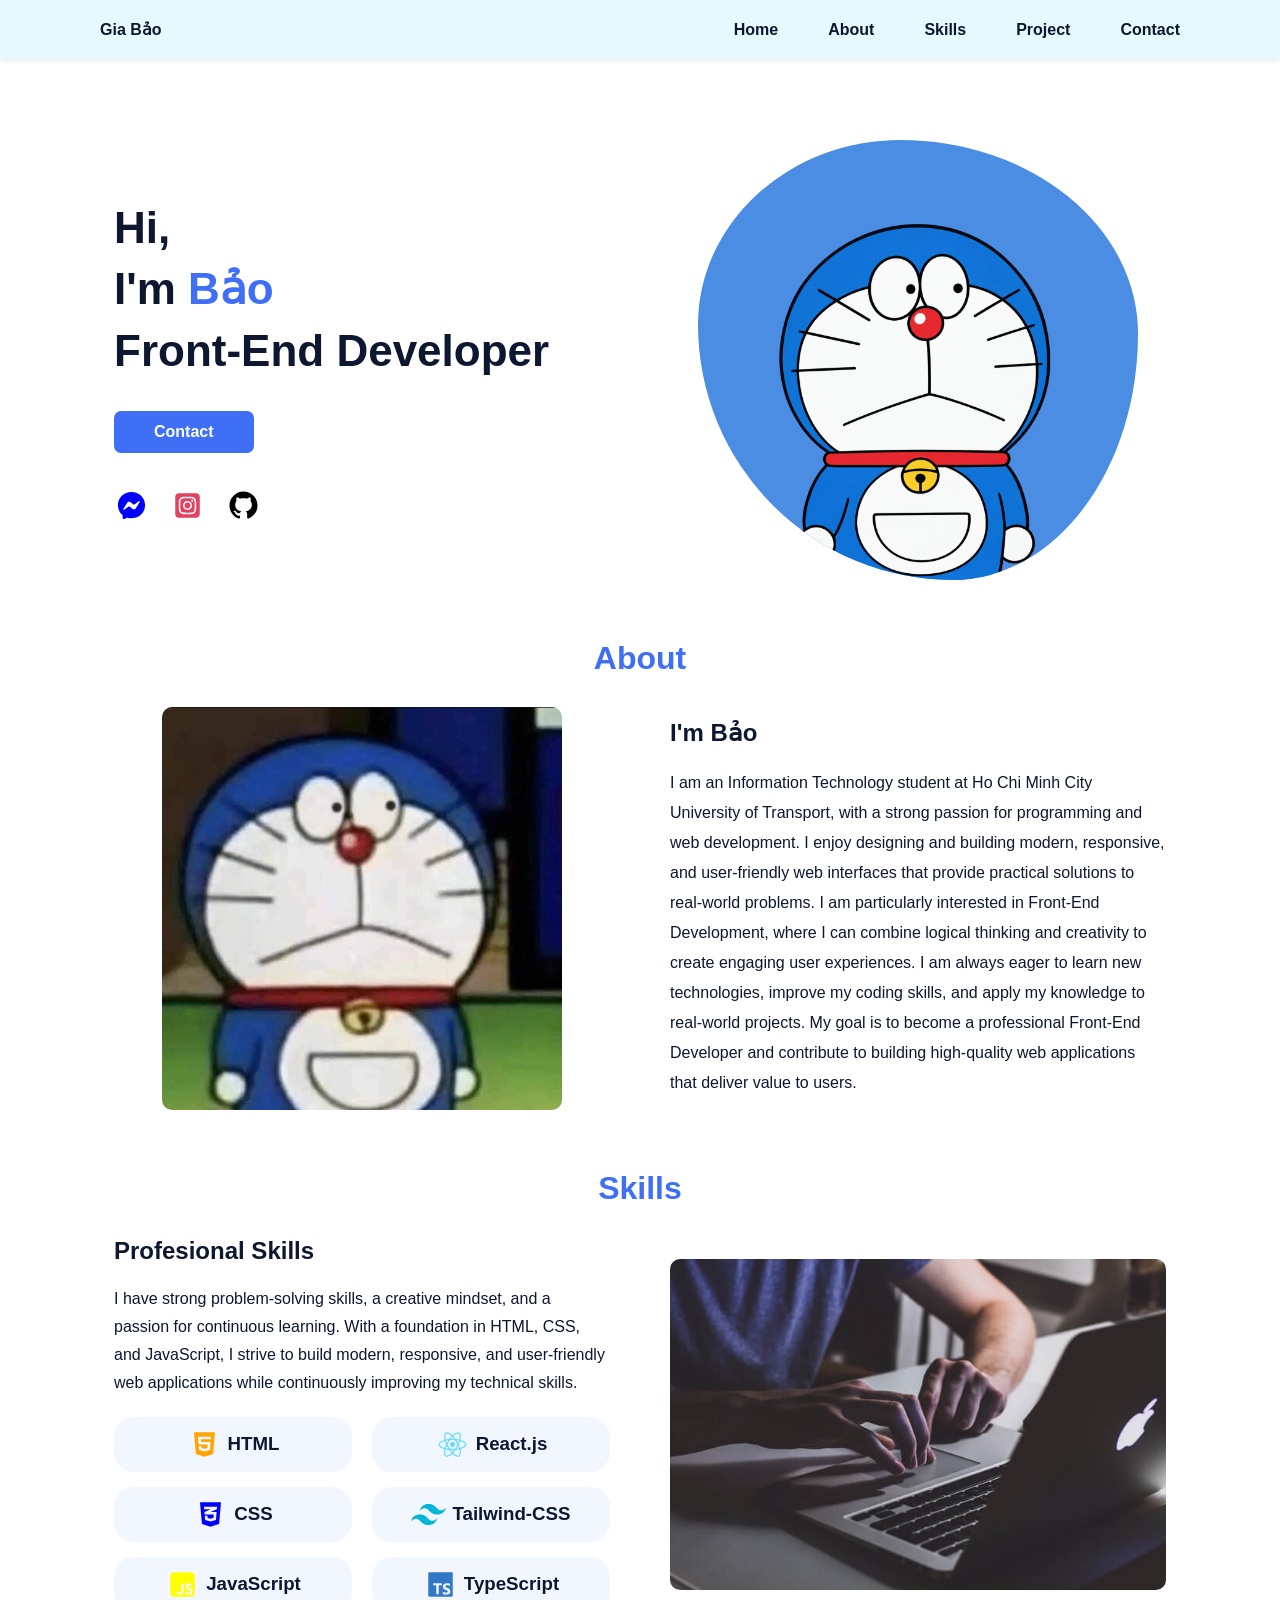
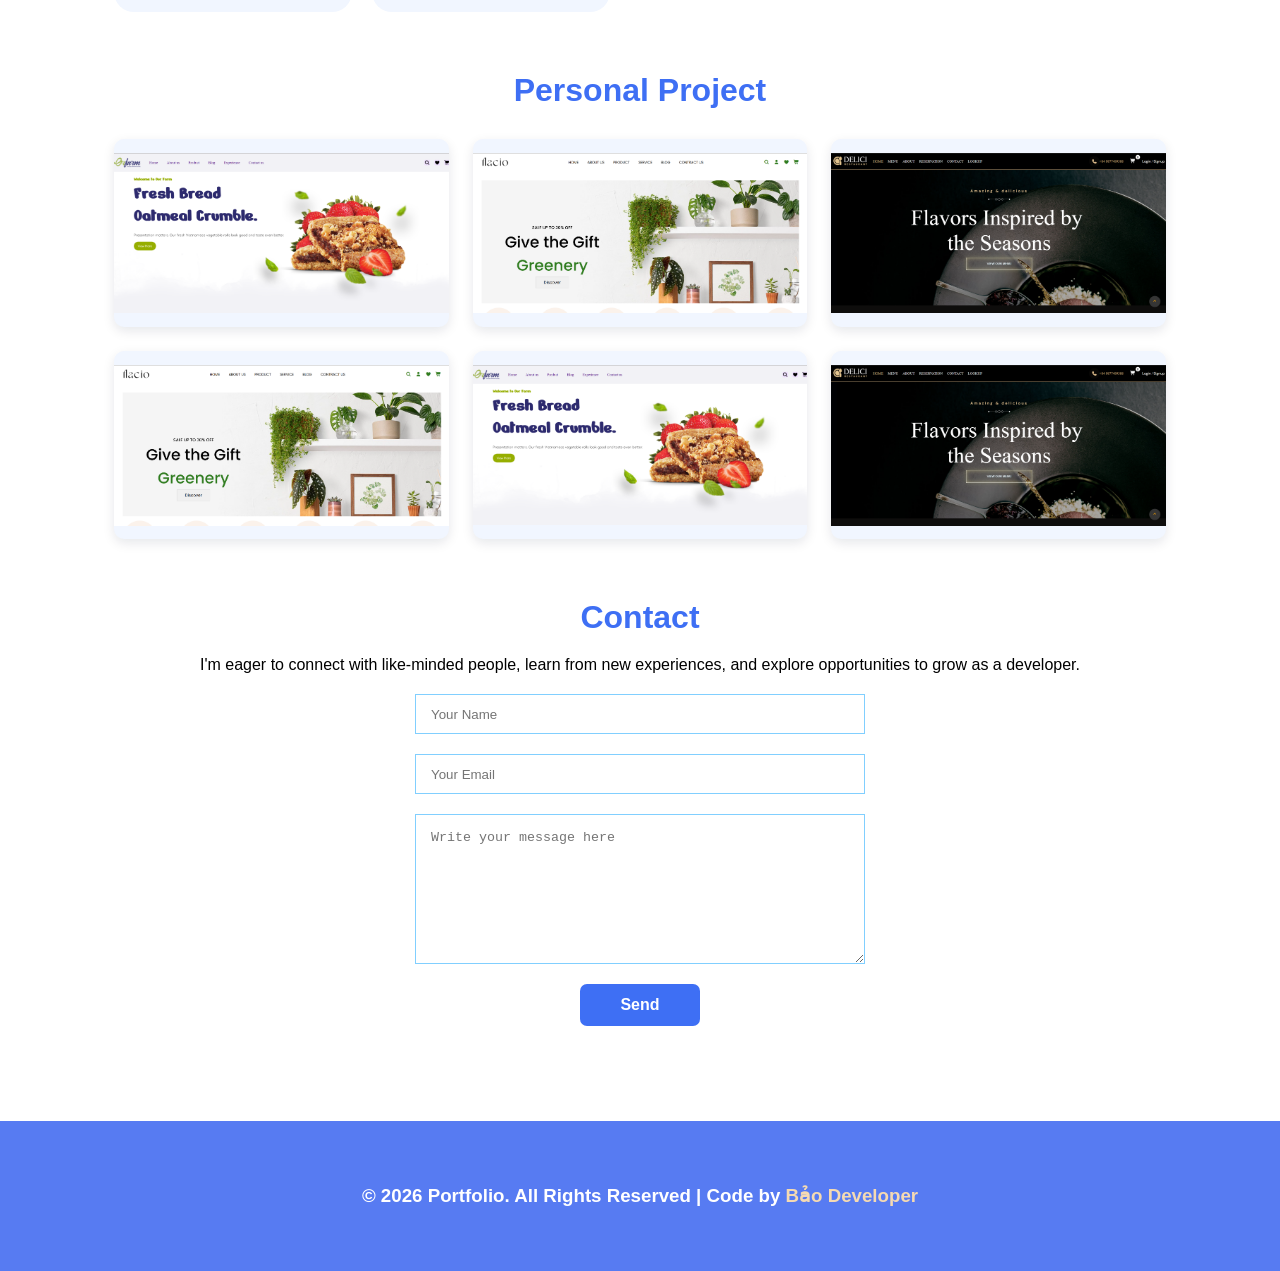
<file: index.html>
<!doctype html>
<html lang="en">
    <head>
        <meta charset="UTF-8" />
        <meta name="viewport" content="width=device-width, initial-scale=1.0" />
        <link rel="stylesheet" href="./style.css" />
        <title>Gia Bảo Portfolio</title>
    </head>
    <body>
        <!-- header -->
        <header>
            <nav>
                <div class="container_header">
                    <div class="container_header_left">
                        <a href="">Gia Bảo</a>
                    </div>
                    <div class="container_header_right">
                        <ul>
                            <li><a href="#home">Home</a></li>
                            <li><a href="#about">About</a></li>
                            <li><a href="#skills">Skills</a></li>
                            <li><a href="#project">Project</a></li>
                            <li><a href="#contact">Contact</a></li>
                        </ul>
                    </div>
                </div>
            </nav>
        </header>
        <!-- header -->

        <!-- main -->
        <div class="main_container">
            <!------------ home ------------>
            <div id="home" class="main_container_home">
                <div class="main_home_left">
                    <h1>
                        Hi, <br />I'm <span>Bảo</span> <br />
                        Front-End Developer
                    </h1>
                    <button class="button" type="button">Contact</button>
                    <div class="home_left_social">
                        <svg
                            width="35"
                            height="35"
                            fill="blue"
                            xmlns="http://www.w3.org/2000/svg"
                            viewBox="0 0 640 640"
                        >
                            <!--!Font Awesome Free v7.3.1 by @fontawesome - https://fontawesome.com License - https://fontawesome.com/license/free Copyright 2026 Fonticons, Inc.-->
                            <path
                                d="M320.6 72C180.6 72 72 174.3 72 312.6C72 384.9 101.7 447.4 150.1 490.5C158.4 498 156.7 502.4 158.1 548.7C158.2 551.9 159.1 555.1 160.7 557.9C162.3 560.7 164.6 563.1 167.4 564.8C170.2 566.5 173.3 567.6 176.5 567.8C179.7 568 183 567.5 186 566.2C238.9 543 239.6 541.2 248.6 543.6C401.8 585.8 568 487.7 568 312.6C568 174.3 460.6 72 320.6 72zM469.8 257.1L396.8 372.7C394 377 390.4 380.8 386.2 383.7C382 386.6 377.1 388.5 372.1 389.5C367.1 390.5 361.8 390.3 356.8 389.1C351.8 387.9 347.1 385.7 343 382.7L284.9 339.2C282.3 337.3 279.1 336.2 275.9 336.2C272.7 336.2 269.5 337.3 266.9 339.2L188.5 398.6C178 406.5 164.3 394 171.4 382.9L244.4 267.3C247.2 263 250.8 259.2 255 256.3C259.2 253.4 264.1 251.5 269.1 250.5C274.1 249.5 279.4 249.7 284.4 250.9C289.4 252.1 294.1 254.3 298.3 257.3L356.4 300.8C359 302.7 362.2 303.8 365.4 303.8C368.6 303.8 371.8 302.7 374.4 300.8L452.8 241.4C463.2 233.4 476.9 245.9 469.9 257z"
                            />
                        </svg>
                        <svg
                            width="35"
                            height="35"
                            fill="#E4405F"
                            xmlns="http://www.w3.org/2000/svg"
                            viewBox="0 0 640 640"
                        >
                            <!--!Font Awesome Free v7.3.1 by @fontawesome - https://fontawesome.com License - https://fontawesome.com/license/free Copyright 2026 Fonticons, Inc.-->
                            <path
                                d="M290.4 275.7C274 286 264.5 304.5 265.5 323.8C266.6 343.2 278.2 360.4 295.6 368.9C313.1 377.3 333.8 375.5 349.6 364.3C366 354 375.5 335.5 374.5 316.2C373.4 296.8 361.8 279.6 344.4 271.1C326.9 262.7 306.2 264.5 290.4 275.7zM432.7 207.3C427.5 202.1 421.2 198 414.3 195.3C396.2 188.2 356.7 188.5 331.2 188.8C327.1 188.8 323.3 188.9 320 188.9C316.7 188.9 312.8 188.9 308.6 188.8C283.1 188.5 243.8 188.1 225.7 195.3C218.8 198 212.6 202.1 207.3 207.3C202 212.5 198 218.8 195.3 225.7C188.2 243.8 188.6 283.4 188.8 308.9C188.8 313 188.9 316.8 188.9 320C188.9 323.2 188.9 327 188.8 331.1C188.6 356.6 188.2 396.2 195.3 414.3C198 421.2 202.1 427.4 207.3 432.7C212.5 438 218.8 442 225.7 444.7C243.8 451.8 283.3 451.5 308.8 451.2C312.9 451.2 316.7 451.1 320 451.1C323.3 451.1 327.2 451.1 331.4 451.2C356.9 451.5 396.2 451.9 414.3 444.7C421.2 442 427.4 437.9 432.7 432.7C438 427.5 442 421.2 444.7 414.3C451.9 396.3 451.5 356.9 451.2 331.3C451.2 327.1 451.1 323.2 451.1 319.9C451.1 316.6 451.1 312.8 451.2 308.5C451.5 283 451.9 243.6 444.7 225.5C442 218.6 437.9 212.4 432.7 207.1L432.7 207.3zM365.6 251.8C383.7 263.9 396.2 282.7 400.5 304C404.8 325.3 400.3 347.5 388.2 365.6C382.2 374.6 374.5 382.2 365.6 388.2C356.7 394.2 346.6 398.3 336 400.4C314.7 404.6 292.5 400.2 274.4 388.1C256.3 376 243.8 357.2 239.5 335.9C235.2 314.6 239.7 292.4 251.7 274.3C263.7 256.2 282.6 243.7 303.9 239.4C325.2 235.1 347.4 239.6 365.5 251.6L365.6 251.6zM394.8 250.5C391.7 248.4 389.2 245.4 387.7 241.9C386.2 238.4 385.9 234.6 386.6 230.8C387.3 227 389.2 223.7 391.8 221C394.4 218.3 397.9 216.5 401.6 215.8C405.3 215.1 409.2 215.4 412.7 216.9C416.2 218.4 419.2 220.8 421.3 223.9C423.4 227 424.5 230.7 424.5 234.5C424.5 237 424 239.5 423.1 241.8C422.2 244.1 420.7 246.2 419 248C417.3 249.8 415.1 251.2 412.8 252.2C410.5 253.2 408 253.7 405.5 253.7C401.7 253.7 398 252.6 394.9 250.5L394.8 250.5zM544 160C544 124.7 515.3 96 480 96L160 96C124.7 96 96 124.7 96 160L96 480C96 515.3 124.7 544 160 544L480 544C515.3 544 544 515.3 544 480L544 160zM453 453C434.3 471.7 411.6 477.6 386 478.9C359.6 480.4 280.4 480.4 254 478.9C228.4 477.6 205.7 471.7 187 453C168.3 434.3 162.4 411.6 161.2 386C159.7 359.6 159.7 280.4 161.2 254C162.5 228.4 168.3 205.7 187 187C205.7 168.3 228.5 162.4 254 161.2C280.4 159.7 359.6 159.7 386 161.2C411.6 162.5 434.3 168.3 453 187C471.7 205.7 477.6 228.4 478.8 254C480.3 280.3 480.3 359.4 478.8 385.9C477.5 411.5 471.7 434.2 453 452.9L453 453z"
                            />
                        </svg>
                        <svg
                            width="35"
                            height="35"
                            xmlns="http://www.w3.org/2000/svg"
                            viewBox="0 0 640 640"
                        >
                            <!--!Font Awesome Free v7.3.1 by @fontawesome - https://fontawesome.com License - https://fontawesome.com/license/free Copyright 2026 Fonticons, Inc.-->
                            <path
                                d="M280.5 426.5C214.5 418.5 168 371 168 309.5C168 284.5 177 257.5 192 239.5C185.5 223 186.5 188 194 173.5C214 171 241 181.5 257 196C276 190 296 187 320.5 187C345 187 365 190 383 195.5C398.5 181.5 426 171 446 173.5C453 187 454 222 447.5 239C463.5 258 472 283.5 472 309.5C472 371 425.5 417.5 358.5 426C375.5 437 387 461 387 488.5L387 540.5C387 555.5 399.5 564 414.5 558C505 523.5 576 433 576 321C576 179.5 461 64 319.5 64C178 64 64 179.5 64 321C64 432 134.5 524 229.5 558.5C243 563.5 256 554.5 256 541L256 501C249 504 240 506 232 506C199 506 179.5 488 165.5 454.5C160 441 154 433 142.5 431.5C136.5 431 134.5 428.5 134.5 425.5C134.5 419.5 144.5 415 154.5 415C169 415 181.5 424 194.5 442.5C204.5 457 215 463.5 227.5 463.5C240 463.5 248 459 259.5 447.5C268 439 274.5 431.5 280.5 426.5z"
                            />
                        </svg>
                    </div>
                </div>
                <div class="main_home_right">
                    <div class="home_right_avarta">
                        <img
                            src="./assets/img/392e753e-1e08-4b05-9dc9-60a11732f7fe.png"
                            width="900"
                            height="900"
                            alt=""
                        />
                        <div class="right_personal_picture">
                            <img
                                src="./assets/img/Stoic Doraemon Sticker Cutout.png"
                                alt="Doraemon"
                            />
                        </div>
                    </div>
                </div>
            </div>
            <!------------ home ------------>

            <!------------ about ------------>
            <div id="about" class="main_container_about">
                <h1 class="title">About</h1>
                <div class="container_about_introduce">
                    <div class="container_about_left">
                        <img src="./assets/img/doraemon.png" alt="Doraemon" />
                    </div>
                    <div class="container_about_right">
                        <div class="about_name_title">
                            <h2>I'm Bảo</h2>
                        </div>
                        <p>
                            I am an Information Technology student at Ho Chi
                            Minh City University of Transport, with a strong
                            passion for programming and web development. I enjoy
                            designing and building modern, responsive, and
                            user-friendly web interfaces that provide practical
                            solutions to real-world problems. I am particularly
                            interested in Front-End Development, where I can
                            combine logical thinking and creativity to create
                            engaging user experiences. I am always eager to
                            learn new technologies, improve my coding skills,
                            and apply my knowledge to real-world projects. My
                            goal is to become a professional Front-End Developer
                            and contribute to building high-quality web
                            applications that deliver value to users.
                        </p>
                    </div>
                </div>
            </div>
            <!------------ about ------------>
            <!------------ skills ------------>
            <div id="skills" class="main_container_skills">
                <h1 class="title">Skills</h1>
                <div class="container_skills">
                    <div class="container_skills_left">
                        <h2>Profesional Skills</h2>
                        <p>
                            I have strong problem-solving skills, a creative
                            mindset, and a passion for continuous learning. With
                            a foundation in HTML, CSS, and JavaScript, I strive
                            to build modern, responsive, and user-friendly web
                            applications while continuously improving my
                            technical skills.
                        </p>
                        <div class="container_tech_skills">
                            <div class="tech_column_left">
                                <div class="tech_icon">
                                    <svg
                                        width="35"
                                        height="35"
                                        fill="orange"
                                        xmlns="http://www.w3.org/2000/svg"
                                        viewBox="0 0 640 640"
                                    >
                                        <!--!Font Awesome Free v7.3.1 by @fontawesome - https://fontawesome.com License - https://fontawesome.com/license/free Copyright 2026 Fonticons, Inc.-->
                                        <path
                                            d="M128 96L162.9 491.8L319.5 544L477.1 491.8L512 96L128 96zM436.2 223.9L252.4 223.9L256.5 273.3L432.1 273.3L418.5 421.7L320.6 448.7L320.6 449L319.5 449L220.8 421.7L214.8 345.9L262.5 345.9L266 384L319.5 398.5L373.2 384L379.2 321.8L212.3 321.8L199.5 176.2L440.6 176.2L436.2 223.9z"
                                        />
                                    </svg>
                                    <h3>HTML</h3>
                                </div>
                                <div class="tech_icon">
                                    <svg
                                        width="35"
                                        height="35"
                                        fill="blue"
                                        xmlns="http://www.w3.org/2000/svg"
                                        viewBox="0 0 640 640"
                                    >
                                        <!--!Font Awesome Free v7.3.1 by @fontawesome - https://fontawesome.com License - https://fontawesome.com/license/free Copyright 2026 Fonticons, Inc.-->
                                        <path
                                            d="M128 96L162.9 491.8L320 544L477.1 491.8L512 96L128 96zM441.1 176L436.3 223.3L321 272.6L320.7 272.7L432.2 272.7L419.4 419.3L321.2 448L222.4 418.8L216 344.9L264.9 344.9L268.1 383.2L320.7 396.5L375.4 381.1L379.1 319.5L212.8 319L212.8 318.9L212.6 319L209 272.7L321.1 226L327.6 223.3L204.7 223.3L198.9 176L441.1 176z"
                                        />
                                    </svg>
                                    <h3>CSS</h3>
                                </div>
                                <div class="tech_icon">
                                    <svg
                                        width="35"
                                        height="35"
                                        fill="yellow"
                                        xmlns="http://www.w3.org/2000/svg"
                                        viewBox="0 0 640 640"
                                    >
                                        <!--!Font Awesome Free v7.3.1 by @fontawesome - https://fontawesome.com License - https://fontawesome.com/license/free Copyright 2026 Fonticons, Inc.-->
                                        <path
                                            d="M544 160C544 124.7 515.3 96 480 96L160 96C124.7 96 96 124.7 96 160L96 480C96 515.3 124.7 544 160 544L480 544C515.3 544 544 515.3 544 480L544 160zM276.9 508.9C243.2 508.9 223.7 491.5 213.7 470.4L248 449.7C254.6 461.4 260.6 471.3 275.1 471.3C288.9 471.3 297.7 465.9 297.7 444.8L297.7 301.7L339.8 301.7L339.8 445.4C339.8 489 314.2 508.9 276.9 508.9zM362.7 465.9L397 446.1C406 460.8 417.8 471.7 438.5 471.7C455.9 471.7 467.1 463 467.1 450.9C467.1 436.5 455.7 431.4 436.4 422.9L425.9 418.4C395.5 405.5 375.4 389.2 375.4 354.9C375.4 323.3 399.5 299.3 437 299.3C463.8 299.3 483 308.6 496.8 333L464 354C456.8 341.1 449 336 436.9 336C424.6 336 416.8 343.8 416.8 354C416.8 366.6 424.6 371.7 442.7 379.6L453.2 384.1C489 399.4 509.1 415.1 509.1 450.3C509.1 488.1 479.3 508.9 439.4 508.9C400.3 508.9 375 490.3 362.7 465.9z"
                                        />
                                    </svg>
                                    <h3>JavaScript</h3>
                                </div>
                            </div>
                            <div class="tech_column_right">
                                <div class="tech_icon">
                                    <svg
                                        width="35"
                                        height="35"
                                        fill="#61DAFB"
                                        xmlns="http://www.w3.org/2000/svg"
                                        viewBox="0 0 640 640"
                                    >
                                        <!--!Font Awesome Free v7.3.1 by @fontawesome - https://fontawesome.com License - https://fontawesome.com/license/free Copyright 2026 Fonticons, Inc.-->
                                        <path
                                            d="M482.2 241.2C476.8 239.4 471.4 237.7 466 236.1C466.9 232.4 467.7 228.7 468.5 225C480.8 165.4 472.7 117.5 445.4 101.7C419.1 86.6 376.2 102.3 332.8 140.1C328.5 143.8 324.3 147.7 320.3 151.6C317.6 149 314.8 146.4 312 143.9C266.5 103.5 220.9 86.5 193.6 102.4C167.4 117.6 159.6 162.7 170.6 219.1C171.7 224.7 172.9 230.2 174.3 235.8C167.9 237.6 161.6 239.6 155.7 241.7C102.3 260.2 64 289.4 64 319.6C64 350.8 104.8 382.1 160.3 401.1C164.8 402.6 169.3 404.1 173.9 405.4C172.4 411.4 171.1 417.3 169.9 423.4C159.4 478.9 167.6 522.9 193.8 538C220.8 553.6 266.2 537.6 310.4 498.9C313.9 495.8 317.4 492.6 320.9 489.2C325.3 493.5 329.9 497.6 334.5 501.6C377.3 538.4 419.6 553.3 445.7 538.2C472.7 522.6 481.5 475.3 470.1 417.7C469.2 413.3 468.2 408.8 467.1 404.2C470.3 403.3 473.4 402.3 476.5 401.3C534.2 382.2 576 351.3 576 319.6C576 289.3 536.6 259.9 482.2 241.2zM346.9 156.3C384.1 123.9 418.8 111.2 434.6 120.3C451.5 130 458 169.2 447.4 220.7C446.7 224.1 446 227.4 445.1 230.7C422.9 225.7 400.4 222.1 377.8 220.1C364.8 201.5 350.6 183.7 335.2 167C339.1 163.3 342.9 159.8 346.9 156.3zM231.2 371.5C236.3 380.2 241.5 388.9 247 397.4C231.4 395.7 215.9 393.2 200.6 389.9C205 375.5 210.5 360.6 216.9 345.4C221.5 354.2 226.2 362.9 231.2 371.5zM200.9 251.2C215.3 248 230.6 245.4 246.5 243.4C241.2 251.7 236 260.2 231.1 268.8C226.2 277.3 221.4 286 216.9 294.8C210.6 279.9 205.3 265.3 200.9 251.2zM228.3 320.1C234.9 306.3 242.1 292.8 249.7 279.5C257.3 266.2 265.5 253.3 274.1 240.6C289.1 239.5 304.4 238.9 320 238.9C335.6 238.9 351 239.5 365.9 240.6C374.4 253.2 382.5 266.1 390.2 279.3C397.9 292.5 405.1 306 411.9 319.7C405.2 333.5 398 347.1 390.3 360.5C382.7 373.8 374.6 386.7 366.1 399.5C351.2 400.6 335.7 401.1 320 401.1C304.3 401.1 289.1 400.6 274.4 399.7C265.7 387 257.5 374 249.8 360.7C242.1 347.4 235 333.9 228.3 320.1zM408.9 371.3C414 362.5 418.8 353.6 423.5 344.6C429.9 359.1 435.5 373.8 440.4 388.9C424.9 392.4 409.2 395.1 393.4 396.9C398.8 388.5 403.9 379.9 408.9 371.3zM423.3 294.8C418.6 286 413.8 277.2 408.8 268.6C403.9 260.1 398.8 251.7 393.5 243.4C409.6 245.4 425 248.1 439.4 251.4C434.8 266.2 429.4 280.6 423.3 294.8zM320.2 182.3C330.7 193.7 340.6 205.7 349.8 218.1C330 217.2 310.1 217.2 290.3 218.1C300.1 205.2 310.2 193.2 320.2 182.3zM204.2 121C221 111.2 258.3 125.2 297.6 160C300.1 162.2 302.6 164.6 305.2 167C289.7 183.7 275.4 201.5 262.3 220.1C239.7 222.1 217.3 225.6 195.1 230.5C193.8 225.4 192.7 220.2 191.6 215C182.2 166.6 188.4 130.1 204.2 121zM179.7 384.6C175.5 383.4 171.4 382.1 167.3 380.7C146 374 121.8 363.4 104.3 349.5C94.2 342.5 87.4 331.7 85.5 319.6C85.5 301.3 117.1 277.9 162.7 262C168.4 260 174.2 258.2 180 256.5C186.8 278.2 195 299.5 204.5 320.1C194.9 341 186.6 362.6 179.7 384.6zM296.3 482.6C279.8 497.7 260.7 509.7 239.9 517.9C228.8 523.2 216 523.7 204.6 519.2C188.7 510 182.1 474.7 191.1 427.2C192.2 421.6 193.4 416 194.8 410.5C217.2 415.3 239.8 418.6 262.7 420.3C275.9 439 290.4 456.9 305.9 473.7C302.7 476.8 299.5 479.8 296.3 482.6zM320.8 458.3C310.6 447.3 300.4 435.1 290.5 422C300.1 422.4 310 422.6 320 422.6C330.3 422.6 340.4 422.4 350.4 421.9C341.2 434.6 331.3 446.7 320.8 458.3zM451.5 488.3C450.6 500.5 444.6 511.9 435 519.6C419.1 528.8 385.2 516.8 348.6 485.4C344.4 481.8 340.2 477.9 335.9 473.9C351.2 457 365.3 439.1 378.1 420.3C401 418.4 423.8 414.9 446.3 409.8C447.3 413.9 448.2 418 449 422C453.9 443.6 454.7 466.1 451.5 488.3zM469.7 380.8C466.9 381.7 464.1 382.6 461.2 383.4C454.2 361.6 445.6 340.3 435.7 319.6C445.3 299.2 453.4 278.2 460.2 256.7C465.4 258.2 470.4 259.8 475.2 261.4C521.8 277.4 554.5 301.2 554.5 319.4C554.5 339 519.6 364.3 469.7 380.8zM320 365.8C345.3 365.8 365.8 345.3 365.8 320C365.8 294.7 345.3 274.2 320 274.2C294.7 274.2 274.2 294.7 274.2 320C274.2 345.3 294.7 365.8 320 365.8z"
                                        />
                                    </svg>
                                    <h3>React.js</h3>
                                </div>
                                <div class="tech_icon">
                                    <svg
                                        width="35"
                                        height="35"
                                        fill="#06B6D4"
                                        xmlns="http://www.w3.org/2000/svg"
                                        viewBox="0 0 640 640"
                                    >
                                        <!--!Font Awesome Free v7.3.1 by @fontawesome - https://fontawesome.com License - https://fontawesome.com/license/free Copyright 2026 Fonticons, Inc.-->
                                        <path
                                            d="M320 128C234.7 128 181.3 170.7 160 256C192 213.3 229.3 197.3 272 208C296.3 214.1 313.7 231.8 333 251.3C364.4 283.1 400.7 320 480 320C565.3 320 618.7 277.3 640 192C608 234.7 570.7 250.7 528 240C503.7 233.9 486.3 216.2 467 196.7C435.6 164.9 399.3 128 320 128zM160 320C74.7 320 21.3 362.7 0 448C32 405.3 69.3 389.3 112 400C136.3 406.1 153.7 423.8 173 443.3C204.4 475.1 240.7 512 320 512C405.3 512 458.7 469.3 480 384C448 426.7 410.7 442.7 368 432C343.7 425.9 326.3 408.2 307 388.7C275.6 356.9 239.3 320 160 320z"
                                        />
                                    </svg>
                                    <h3>Tailwind-CSS</h3>
                                </div>
                                <div class="tech_icon">
                                    <svg
                                        width="35"
                                        height="35"
                                        fill="#3178C6"
                                        xmlns="http://www.w3.org/2000/svg"
                                        viewBox="0 0 640 640"
                                    >
                                        <!--!Font Awesome Free v7.3.1 by @fontawesome - https://fontawesome.com License - https://fontawesome.com/license/free Copyright 2026 Fonticons, Inc.-->
                                        <path
                                            d="M112.8 96L527.2 96C536.5 96 544 103.5 544 112.8L544 527.2C544 536.5 536.5 544 527.2 544L112.8 544C103.5 544 96 536.5 96 527.2L96 112.8C96 103.5 103.5 96 112.8 96zM345 334.3L345 297.6L185.6 297.6L185.6 334.3L242.5 334.3L242.5 497.9L287.8 497.9L287.8 334.3L345 334.3zM363.1 493.6C370.4 497.3 379 500.1 389 502C399 503.9 409.5 504.8 420.5 504.8C431.3 504.8 441.5 503.8 451.2 501.7C460.9 499.6 469.4 496.3 476.7 491.6C484 486.9 489.8 480.7 494.1 473.2C498.4 465.7 500.5 456.2 500.5 445C500.5 436.9 499.3 429.8 496.8 423.7C494.3 417.6 490.9 412.2 486.3 407.4C481.7 402.6 476.2 398.4 469.8 394.6C463.4 390.8 456.1 387.3 448.1 383.9C442.2 381.5 436.9 379.1 432.2 376.8C427.5 374.5 423.5 372.2 420.3 369.8C417.1 367.4 414.5 364.9 412.7 362.3C410.9 359.7 410 356.6 410 353.3C410 350.2 410.8 347.5 412.4 345C414 342.5 416.2 340.4 419.1 338.6C422 336.8 425.6 335.5 429.8 334.5C434 333.5 438.7 333 443.9 333C447.6 333 451.6 333.3 455.8 333.8C460 334.3 464.2 335.2 468.4 336.4C472.6 337.6 476.7 339 480.7 340.8C484.7 342.6 488.4 344.6 491.7 346.9L491.7 305.1C484.9 302.5 477.4 300.6 469.3 299.3C461.2 298 451.9 297.4 441.4 297.4C430.7 297.4 420.6 298.5 411 300.8C401.4 303.1 393 306.6 385.8 311.5C378.6 316.4 372.8 322.5 368.6 330C364.4 337.5 362.3 346.5 362.3 356.9C362.3 370.2 366.2 381.6 373.9 391C381.6 400.4 393.4 408.4 409.1 414.9C415.3 417.4 421 419.9 426.4 422.3C431.8 424.7 436.4 427.2 440.2 429.8C444 432.4 447.2 435.2 449.4 438.3C451.6 441.4 452.8 444.9 452.8 448.8C452.8 451.7 452.1 454.4 450.7 456.8C449.3 459.2 447.2 461.4 444.3 463.2C441.4 465 437.9 466.4 433.6 467.5C429.3 468.6 424.3 469 418.6 469C408.9 469 399.2 467.3 389.7 463.9C380.2 460.5 371.3 455.4 363.1 448.6L363.1 493.3z"
                                        />
                                    </svg>
                                    <h3>TypeScript</h3>
                                </div>
                            </div>
                        </div>
                    </div>
                    <div class="container_skills_right">
                        <img src="./assets/img/work3.jpg" alt="" />
                    </div>
                </div>
            </div>
            <!------------ skills ------------>
            <!------------ project ------------>
            <div id="project" class="main_container_project">
                <h1 class="title">Personal Project</h1>
                <div class="container_project_show">
                    <a
                        class="personal_project"
                        href="https://github.com/BaoGia171/orfarm"
                        ><img src="./assets/img/project1.png" alt="orfarm"
                    /></a>
                    <a
                        class="personal_project"
                        href="https://github.com/BaoGia171/flacio"
                        ><img src="./assets/img/project2.png" alt="flacio"
                    /></a>
                    <a
                        class="personal_project"
                        href="https://github.com/BaoGia171/delici"
                        ><img src="./assets/img/project3.png" alt="delici"
                    /></a>
                    <a
                        class="personal_project"
                        href="https://github.com/BaoGia171/flacio"
                        ><img src="./assets/img/project2.png" alt="flacio"
                    /></a>
                    <a
                        class="personal_project"
                        href="https://github.com/BaoGia171/orfarm"
                        ><img src="./assets/img/project1.png" alt="orfarm"
                    /></a>
                    <a
                        class="personal_project"
                        href="https://github.com/BaoGia171/delici"
                        ><img src="./assets/img/project3.png" alt="delici"
                    /></a>
                </div>
            </div>
            <!------------ project ------------>
            <!------------ contact ------------>
            <div id="contact" class="main_container_contact">
                <h1 class="title">Contact</h1>
                <p>
                    I'm eager to connect with like-minded people, learn from new
                    experiences, and explore opportunities to grow as a
                    developer.
                </p>
                <form action="" class="contact_form">
                    <input
                        type="text"
                        placeholder="Your Name"
                        pattern="[A-Za-z\s]{2,}"
                        required
                    />
                    <input type="email" placeholder="Your Email" required />
                    <textarea
                        name=""
                        id=""
                        placeholder="Write your message here"
                    ></textarea>
                    <button class="button" type="submit">Send</button>
                </form>
            </div>
            <!------------ contact ------------>
            <!------------ footer ------------>
            <footer>
                <div class="main_container_footer">
                    <h3>
                        © 2026 Portfolio. All Rights Reserved | Code by
                        <span>Bảo Developer</span>
                    </h3>
                </div>
            </footer>
            <!------------ footer ------------>
        </div>
    </body>
</html>
</file>
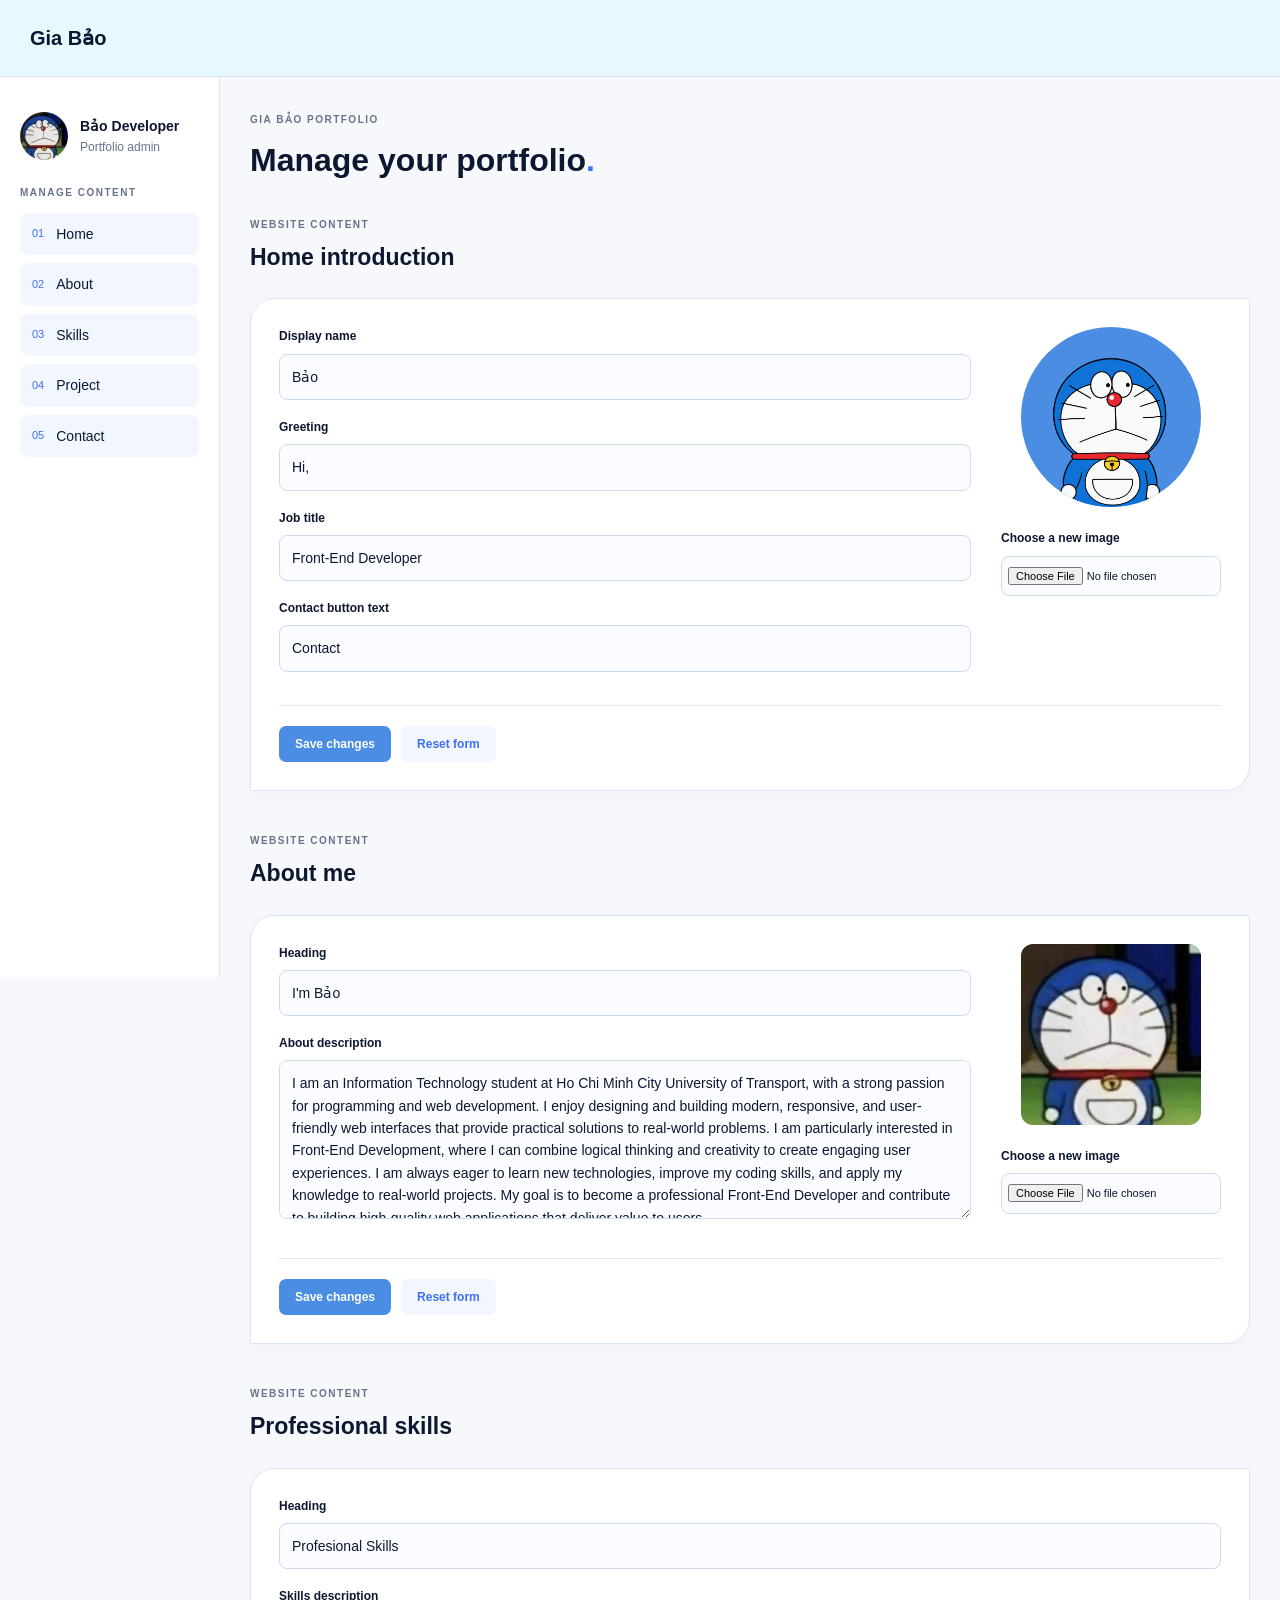
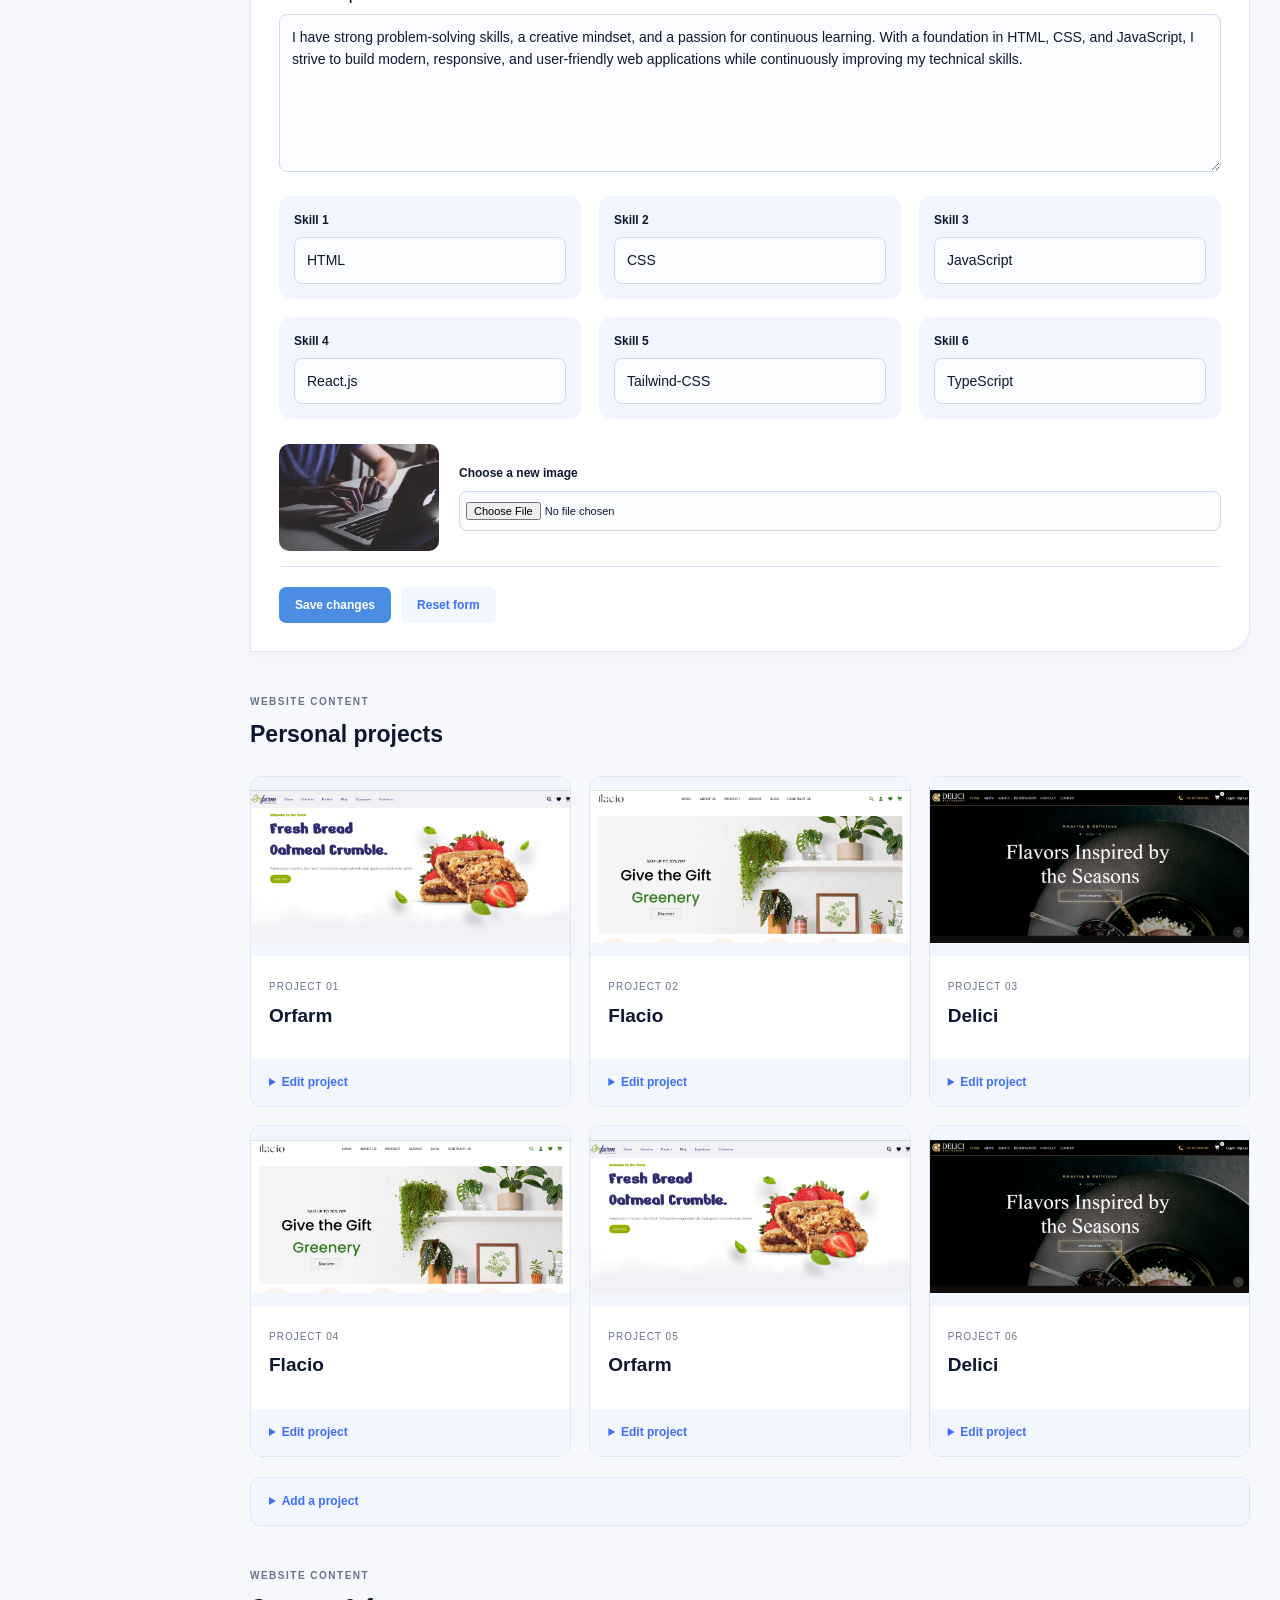
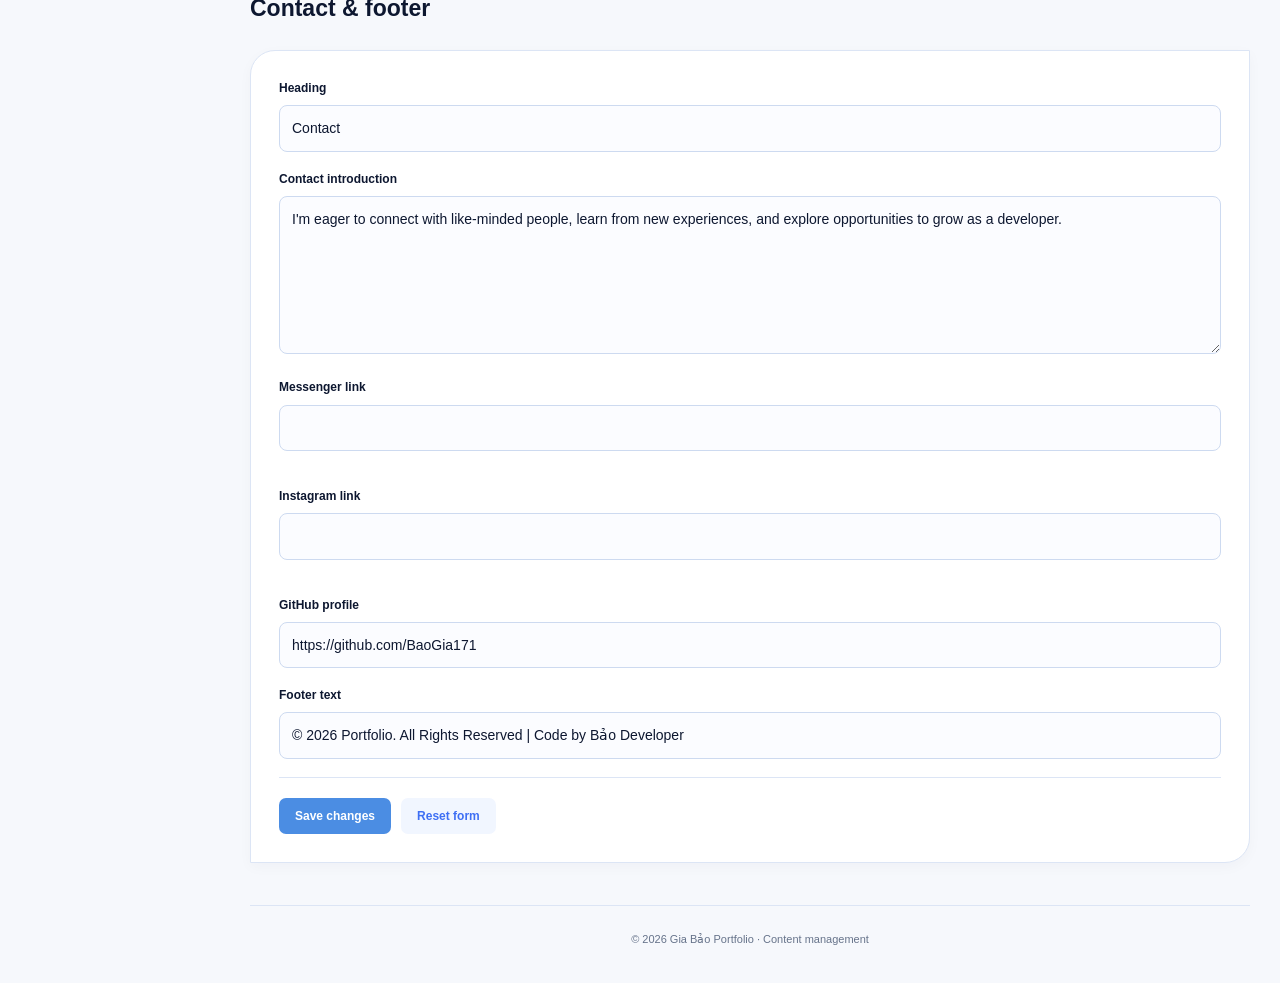
<file: adminpage.html>
<!doctype html>
<html lang="en">
    <head>
        <meta charset="UTF-8" />
        <meta name="viewport" content="width=device-width, initial-scale=1.0" />
        <link rel="stylesheet" href="./adminpage.css" />
        <title>Admin | Gia Bảo Portfolio</title>
    </head>
    <body>
        <!-- Header -->
        <header class="admin_header">
            <a class="brand" href="index.html">Gia Bảo</a>
        </header>
        <div class="admin_layout">
            <!-- Menu quản lý bên trái -->
            <aside class="sidebar">
                <div class="account">
                    <img src="assets/img/doraemon.png" alt="Doraemon profile" />
                    <div>
                        <strong>Bảo Developer</strong>
                        <p>Portfolio admin</p>
                    </div>
                </div>
                <p class="menu_label">MANAGE CONTENT</p>
                <nav aria-label="Content sections">
                    <a href="#home"><span>01</span>Home</a>
                    <a href="#about"><span>02</span>About</a>
                    <a href="#skills"><span>03</span>Skills</a>
                    <a href="#project"><span>04</span>Project</a>
                    <a href="#contact"><span>05</span>Contact</a>
                </nav>
            </aside>
            <!-- Menu quản lý bên trái -->
            <main>
                <div class="welcome">
                    <div>
                        <p class="section_label">GIA BẢO PORTFOLIO</p>
                        <h1>Manage your portfolio<span>.</span></h1>
                    </div>
                </div>
                <!------------- Home ---------------->
                <section class="content_section" id="home">
                    <div class="section_heading">
                        <div>
                            <p class="section_label">WEBSITE CONTENT</p>
                            <h2>Home introduction</h2>
                        </div>
                    </div>
                    <form class="card">
                        <div class="editor_columns">
                            <div>
                                <div class="field">
                                    <label for="home-name">Display name</label>
                                    <input
                                        id="home-name"
                                        type="text"
                                        value="Bảo"
                                    />
                                </div>
                                <div class="field">
                                    <label for="home-greeting">Greeting</label>
                                    <input
                                        id="home-greeting"
                                        type="text"
                                        value="Hi,"
                                    />
                                </div>
                                <div class="field">
                                    <label for="home-role">Job title</label>
                                    <input
                                        id="home-role"
                                        type="text"
                                        value="Front-End Developer"
                                    />
                                </div>
                                <div class="field">
                                    <label for="home-button"
                                        >Contact button text</label
                                    >
                                    <input
                                        id="home-button"
                                        type="text"
                                        value="Contact"
                                    />
                                </div>
                            </div>
                            <div class="image_editor">
                                <div class="avatar_preview">
                                    <img
                                        src="./assets/img/Stoic Doraemon Sticker Cutout.png"
                                        alt="Current Doraemon avatar"
                                    />
                                </div>
                                <div class="field">
                                    <label for="home-image"
                                        >Choose a new image</label
                                    ><input
                                        id="home-image"
                                        type="file"
                                        accept="image/png,image/jpeg,image/webp"
                                    />
                                </div>
                            </div>
                        </div>
                        <div class="form_actions">
                            <button class="button" type="button">
                                Save changes</button
                            ><button class="button button_light" type="reset">
                                Reset form
                            </button>
                        </div>
                    </form>
                </section>
                <!------------- Home ---------------->
                <!------------- About ---------------->
                <section class="content_section" id="about">
                    <div class="section_heading">
                        <div>
                            <p class="section_label">WEBSITE CONTENT</p>
                            <h2>About me</h2>
                        </div>
                    </div>
                    <form class="card">
                        <div class="editor_columns">
                            <div>
                                <div class="field">
                                    <label for="about-title">Heading</label>
                                    <input
                                        id="about-title"
                                        type="text"
                                        value="I&#x27;m Bảo"
                                    />
                                </div>
                                <div class="field">
                                    <label for="about-description"
                                        >About description</label
                                    >
                                    <textarea id="about-description" rows="6">
I am an Information Technology student at Ho Chi Minh City University of Transport, with a strong passion for programming and web development. I enjoy designing and building modern, responsive, and user-friendly web interfaces that provide practical solutions to real-world problems. I am particularly interested in Front-End Development, where I can combine logical thinking and creativity to create engaging user experiences. I am always eager to learn new technologies, improve my coding skills, and apply my knowledge to real-world projects. My goal is to become a professional Front-End Developer and contribute to building high-quality web applications that deliver value to users.</textarea
                                    >
                                </div>
                            </div>
                            <div class="image_editor">
                                <img
                                    class="about_preview"
                                    src="assets/img/doraemon.png"
                                    alt="Current About image"
                                />
                                <div class="field">
                                    <label for="about-image"
                                        >Choose a new image</label
                                    ><input
                                        id="about-image"
                                        type="file"
                                        accept="image/png,image/jpeg,image/webp"
                                    />
                                </div>
                            </div>
                        </div>
                        <div class="form_actions">
                            <button class="button" type="button">
                                Save changes</button
                            ><button class="button button_light" type="reset">
                                Reset form
                            </button>
                        </div>
                    </form>
                </section>
                <!------------- About ---------------->
                <!------------- Skills ---------------->

                <section class="content_section" id="skills">
                    <div class="section_heading">
                        <div>
                            <p class="section_label">WEBSITE CONTENT</p>
                            <h2>Professional skills</h2>
                        </div>
                    </div>
                    <form class="card">
                        <div class="field">
                            <label for="skills-title">Heading</label>
                            <input
                                id="skills-title"
                                type="text"
                                value="Profesional Skills"
                            />
                        </div>
                        <div class="field">
                            <label for="skills-description"
                                >Skills description</label
                            >
                            <textarea id="skills-description" rows="6">
I have strong problem-solving skills, a creative mindset, and a passion for continuous learning. With a foundation in HTML, CSS, and JavaScript, I strive to build modern, responsive, and user-friendly web applications while continuously improving my technical skills.</textarea
                            >
                        </div>
                        <div class="skills_grid">
                            <div class="field">
                                <label for="skill-1">Skill 1</label>
                                <input id="skill-1" type="text" value="HTML" />
                            </div>
                            <div class="field">
                                <label for="skill-2">Skill 2</label>
                                <input id="skill-2" type="text" value="CSS" />
                            </div>
                            <div class="field">
                                <label for="skill-3">Skill 3</label>
                                <input
                                    id="skill-3"
                                    type="text"
                                    value="JavaScript"
                                />
                            </div>
                            <div class="field">
                                <label for="skill-4">Skill 4</label>
                                <input
                                    id="skill-4"
                                    type="text"
                                    value="React.js"
                                />
                            </div>
                            <div class="field">
                                <label for="skill-5">Skill 5</label>
                                <input
                                    id="skill-5"
                                    type="text"
                                    value="Tailwind-CSS"
                                />
                            </div>
                            <div class="field">
                                <label for="skill-6">Skill 6</label>
                                <input
                                    id="skill-6"
                                    type="text"
                                    value="TypeScript"
                                />
                            </div>
                        </div>
                        <div class="skills_image">
                            <img
                                src="assets/img/work3.jpg"
                                alt="Current Skills illustration"
                            />
                            <div class="field">
                                <label for="skills-image"
                                    >Choose a new image</label
                                ><input
                                    id="skills-image"
                                    type="file"
                                    accept="image/png,image/jpeg,image/webp"
                                />
                            </div>
                        </div>
                        <div class="form_actions">
                            <button class="button" type="button">
                                Save changes</button
                            ><button class="button button_light" type="reset">
                                Reset form
                            </button>
                        </div>
                    </form>
                </section>
                <!------------- Skills ---------------->

                <!------------- Project ---------------->
                <section class="content_section" id="project">
                    <div class="section_heading">
                        <div>
                            <p class="section_label">WEBSITE CONTENT</p>
                            <h2>Personal projects</h2>
                        </div>
                    </div>
                    <div class="project_grid">
                        <article class="project_card">
                            <img
                                src="assets/img/project1.png"
                                alt="orfarm project preview"
                            />
                            <div class="project_info">
                                <span class="project_number">PROJECT 01</span>
                                <h3>Orfarm</h3>
                            </div>
                            <details>
                                <summary>Edit project</summary>
                                <form>
                                    <div class="field">
                                        <label for="project-name-1"
                                            >Image label</label
                                        >
                                        <input
                                            id="project-name-1"
                                            type="text"
                                            value="orfarm"
                                        />
                                    </div>
                                    <div class="field">
                                        <label for="project-link-1"
                                            >GitHub link</label
                                        >
                                        <input
                                            id="project-link-1"
                                            type="url"
                                            value="https://github.com/BaoGia171/orfarm"
                                        />
                                    </div>
                                    <div class="field">
                                        <label for="project-image-1"
                                            >Choose a new image</label
                                        ><input
                                            id="project-image-1"
                                            type="file"
                                            accept="image/png,image/jpeg,image/webp"
                                        />
                                    </div>
                                    <label class="check"
                                        ><input type="checkbox" checked /> Show
                                        on portfolio</label
                                    >
                                    <div class="form_actions">
                                        <button class="button" type="button">
                                            Save changes</button
                                        ><button
                                            class="button button_light"
                                            type="reset"
                                        >
                                            Reset form
                                        </button>
                                    </div>
                                    <button class="delete_button" type="button">
                                        Delete project
                                    </button>
                                </form>
                            </details>
                        </article>
                        <article class="project_card">
                            <img
                                src="assets/img/project2.png"
                                alt="flacio project preview"
                            />
                            <div class="project_info">
                                <span class="project_number">PROJECT 02</span>
                                <h3>Flacio</h3>
                            </div>
                            <details>
                                <summary>Edit project</summary>
                                <form>
                                    <div class="field">
                                        <label for="project-name-2"
                                            >Image label</label
                                        >
                                        <input
                                            id="project-name-2"
                                            type="text"
                                            value="flacio"
                                        />
                                    </div>
                                    <div class="field">
                                        <label for="project-link-2"
                                            >GitHub link</label
                                        >
                                        <input
                                            id="project-link-2"
                                            type="url"
                                            value="https://github.com/BaoGia171/flacio"
                                        />
                                    </div>
                                    <div class="field">
                                        <label for="project-image-2"
                                            >Choose a new image</label
                                        ><input
                                            id="project-image-2"
                                            type="file"
                                            accept="image/png,image/jpeg,image/webp"
                                        />
                                    </div>
                                    <label class="check"
                                        ><input type="checkbox" checked /> Show
                                        on portfolio</label
                                    >
                                    <div class="form_actions">
                                        <button class="button" type="button">
                                            Save changes</button
                                        ><button
                                            class="button button_light"
                                            type="reset"
                                        >
                                            Reset form
                                        </button>
                                    </div>
                                    <button class="delete_button" type="button">
                                        Delete project
                                    </button>
                                </form>
                            </details>
                        </article>
                        <article class="project_card">
                            <img
                                src="assets/img/project3.png"
                                alt="delici project preview"
                            />
                            <div class="project_info">
                                <span class="project_number">PROJECT 03</span>
                                <h3>Delici</h3>
                            </div>
                            <details>
                                <summary>Edit project</summary>
                                <form>
                                    <div class="field">
                                        <label for="project-name-3"
                                            >Image label</label
                                        >
                                        <input
                                            id="project-name-3"
                                            type="text"
                                            value="delici"
                                        />
                                    </div>
                                    <div class="field">
                                        <label for="project-link-3"
                                            >GitHub link</label
                                        >
                                        <input
                                            id="project-link-3"
                                            type="url"
                                            value="https://github.com/BaoGia171/delici"
                                        />
                                    </div>
                                    <div class="field">
                                        <label for="project-image-3"
                                            >Choose a new image</label
                                        ><input
                                            id="project-image-3"
                                            type="file"
                                            accept="image/png,image/jpeg,image/webp"
                                        />
                                    </div>
                                    <label class="check"
                                        ><input type="checkbox" checked /> Show
                                        on portfolio</label
                                    >
                                    <div class="form_actions">
                                        <button class="button" type="button">
                                            Save changes</button
                                        ><button
                                            class="button button_light"
                                            type="reset"
                                        >
                                            Reset form
                                        </button>
                                    </div>
                                    <button class="delete_button" type="button">
                                        Delete project
                                    </button>
                                </form>
                            </details>
                        </article>
                        <article class="project_card">
                            <img
                                src="assets/img/project2.png"
                                alt="flacio project preview"
                            />
                            <div class="project_info">
                                <span class="project_number">PROJECT 04</span>
                                <h3>Flacio</h3>
                            </div>
                            <details>
                                <summary>Edit project</summary>
                                <form>
                                    <div class="field">
                                        <label for="project-name-4"
                                            >Image label</label
                                        >
                                        <input
                                            id="project-name-4"
                                            type="text"
                                            value="flacio"
                                        />
                                    </div>
                                    <div class="field">
                                        <label for="project-link-4"
                                            >GitHub link</label
                                        >
                                        <input
                                            id="project-link-4"
                                            type="url"
                                            value="https://github.com/BaoGia171/flacio"
                                        />
                                    </div>
                                    <div class="field">
                                        <label for="project-image-4"
                                            >Choose a new image</label
                                        ><input
                                            id="project-image-4"
                                            type="file"
                                            accept="image/png,image/jpeg,image/webp"
                                        />
                                    </div>
                                    <label class="check"
                                        ><input type="checkbox" checked /> Show
                                        on portfolio</label
                                    >
                                    <div class="form_actions">
                                        <button class="button" type="button">
                                            Save changes</button
                                        ><button
                                            class="button button_light"
                                            type="reset"
                                        >
                                            Reset form
                                        </button>
                                    </div>
                                    <button class="delete_button" type="button">
                                        Delete project
                                    </button>
                                </form>
                            </details>
                        </article>
                        <article class="project_card">
                            <img
                                src="assets/img/project1.png"
                                alt="orfarm project preview"
                            />
                            <div class="project_info">
                                <span class="project_number">PROJECT 05</span>
                                <h3>Orfarm</h3>
                            </div>
                            <details>
                                <summary>Edit project</summary>
                                <form>
                                    <div class="field">
                                        <label for="project-name-5"
                                            >Image label</label
                                        >
                                        <input
                                            id="project-name-5"
                                            type="text"
                                            value="orfarm"
                                        />
                                    </div>
                                    <div class="field">
                                        <label for="project-link-5"
                                            >GitHub link</label
                                        >
                                        <input
                                            id="project-link-5"
                                            type="url"
                                            value="https://github.com/BaoGia171/orfarm"
                                        />
                                    </div>
                                    <div class="field">
                                        <label for="project-image-5"
                                            >Choose a new image</label
                                        ><input
                                            id="project-image-5"
                                            type="file"
                                            accept="image/png,image/jpeg,image/webp"
                                        />
                                    </div>
                                    <label class="check"
                                        ><input type="checkbox" checked /> Show
                                        on portfolio</label
                                    >
                                    <div class="form_actions">
                                        <button class="button" type="button">
                                            Save changes</button
                                        ><button
                                            class="button button_light"
                                            type="reset"
                                        >
                                            Reset form
                                        </button>
                                    </div>
                                    <button class="delete_button" type="button">
                                        Delete project
                                    </button>
                                </form>
                            </details>
                        </article>
                        <article class="project_card">
                            <img
                                src="assets/img/project3.png"
                                alt="delici project preview"
                            />
                            <div class="project_info">
                                <span class="project_number">PROJECT 06</span>
                                <h3>Delici</h3>
                            </div>
                            <details>
                                <summary>Edit project</summary>
                                <form>
                                    <div class="field">
                                        <label for="project-name-6"
                                            >Image label</label
                                        >
                                        <input
                                            id="project-name-6"
                                            type="text"
                                            value="delici"
                                        />
                                    </div>
                                    <div class="field">
                                        <label for="project-link-6"
                                            >GitHub link</label
                                        >
                                        <input
                                            id="project-link-6"
                                            type="url"
                                            value="https://github.com/BaoGia171/delici"
                                        />
                                    </div>
                                    <div class="field">
                                        <label for="project-image-6"
                                            >Choose a new image</label
                                        ><input
                                            id="project-image-6"
                                            type="file"
                                            accept="image/png,image/jpeg,image/webp"
                                        />
                                    </div>
                                    <label class="check"
                                        ><input type="checkbox" checked /> Show
                                        on portfolio</label
                                    >
                                    <div class="form_actions">
                                        <button class="button" type="button">
                                            Save changes</button
                                        ><button
                                            class="button button_light"
                                            type="reset"
                                        >
                                            Reset form
                                        </button>
                                    </div>
                                    <button class="delete_button" type="button">
                                        Delete project
                                    </button>
                                </form>
                            </details>
                        </article>
                    </div>
                    <details class="add_project">
                        <summary>Add a project</summary>
                        <form>
                            <div class="field">
                                <label for="new-project-name"
                                    >Image label</label
                                >
                                <input
                                    id="new-project-name"
                                    type="text"
                                    value=""
                                />
                            </div>
                            <div class="field">
                                <label for="new-project-url">GitHub link</label>
                                <input
                                    id="new-project-url"
                                    type="url"
                                    value=""
                                />
                            </div>
                            <div class="field">
                                <label for="new-project-image"
                                    >Choose a new image</label
                                ><input
                                    id="new-project-image"
                                    type="file"
                                    accept="image/png,image/jpeg,image/webp"
                                />
                            </div>
                            <div class="form_actions">
                                <button class="button" type="button">
                                    Save changes</button
                                ><button
                                    class="button button_light"
                                    type="reset"
                                >
                                    Reset form
                                </button>
                            </div>
                        </form>
                    </details>
                </section>
                <!------------- Project ---------------->

                <!------------- Contact va Footer ---------------->
                <section class="content_section" id="contact">
                    <div class="section_heading">
                        <div>
                            <p class="section_label">WEBSITE CONTENT</p>
                            <h2>Contact & footer</h2>
                        </div>
                    </div>
                    <form class="card">
                        <div class="field">
                            <label for="contact-title">Heading</label>
                            <input
                                id="contact-title"
                                type="text"
                                value="Contact"
                            />
                        </div>
                        <div class="field">
                            <label for="contact-text"
                                >Contact introduction</label
                            >
                            <textarea id="contact-text" rows="6">
I'm eager to connect with like-minded people, learn from new experiences, and explore opportunities to grow as a developer.</textarea
                            >
                        </div>
                        <div class="contact_fields">
                            <div class="field">
                                <label for="messenger-link"
                                    >Messenger link</label
                                >
                                <input
                                    id="messenger-link"
                                    type="url"
                                    value=""
                                />
                            </div>
                            <div class="field">
                                <label for="instagram-link"
                                    >Instagram link</label
                                >
                                <input
                                    id="instagram-link"
                                    type="url"
                                    value=""
                                />
                            </div>
                            <div class="field">
                                <label for="github-link">GitHub profile</label>
                                <input
                                    id="github-link"
                                    type="url"
                                    value="https://github.com/BaoGia171"
                                />
                            </div>
                        </div>

                        <div class="field">
                            <label for="footer-text">Footer text</label>
                            <input
                                id="footer-text"
                                type="text"
                                value="© 2026 Portfolio. All Rights Reserved | Code by Bảo Developer"
                            />
                        </div>
                        <div class="form_actions">
                            <button class="button" type="button">
                                Save changes</button
                            ><button class="button button_light" type="reset">
                                Reset form
                            </button>
                        </div>
                    </form>
                </section>
                <footer>© 2026 Gia Bảo Portfolio · Content management</footer>
            </main>
        </div>
    </body>
</html>
</file>
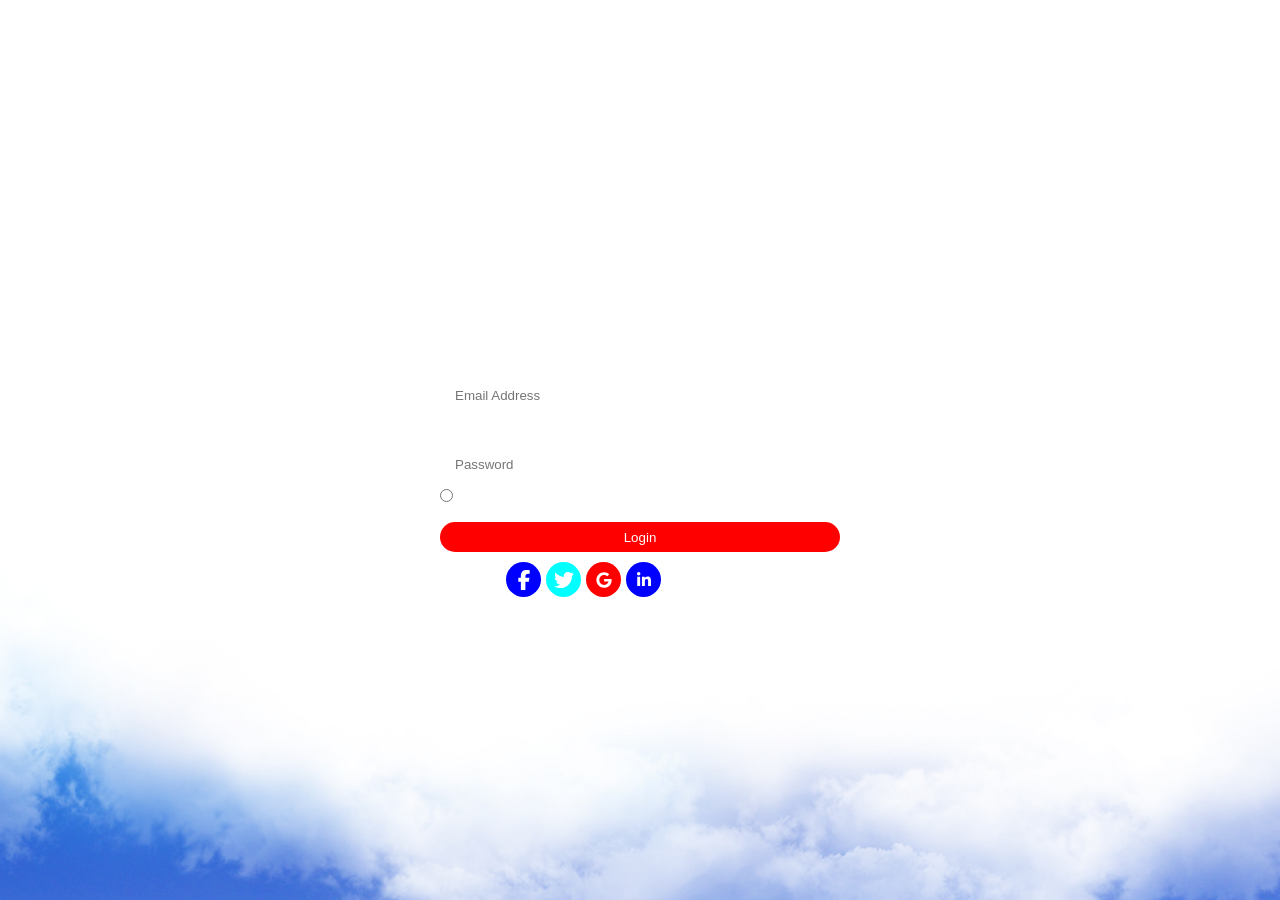
<file: login.html>
<!doctype html>
<html lang="en">
    <head>
        <meta charset="UTF-8" />
        <meta name="viewport" content="width=device-width, initial-scale=1.0" />
        <title>Document</title>
        <link rel="stylesheet" href="login.css" />
        <link rel="preconnect" href="https://fonts.googleapis.com" />
    </head>
    <body>
        <div class="container_signin">
            <div class="container_form">
                <form action="">
                    <div class="form_title_text">
                        <h1>Login</h1>
                        <p>Admin login page</p>
                    </div>
                    <div class="form_email">
                        <label for="Email">Email address</label>
                        <input
                            type="text"
                            placeholder="Email Address"
                            required
                        />
                    </div>
                    <div class="form_password">
                        <label for="password">Password</label>
                        <input
                            type="password"
                            placeholder="Password"
                            minlength="6"
                            maxlength="14"
                            required
                        />
                    </div>
                    <div class="form_checkbox">
                        <div class="form_checkbox_remember">
                            <input type="radio" />
                            <p>Remember me</p>
                        </div>
                    </div>
                    <div class="form_button_login">
                        <button type="submit">Login</button>
                    </div>
                    <div class="form_orther_login">
                        <p>Or Login With</p>
                        <div class="form_other_login_list">
                            <button type="submit">
                                <svg
                                    width="20"
                                    height="20"
                                    fill="white"
                                    xmlns="http://www.w3.org/2000/svg"
                                    viewBox="0 0 320 512"
                                >
                                    <!--!Font Awesome Free 6.7.2 by @fontawesome - https://fontawesome.com License - https://fontawesome.com/license/free Copyright 2025 Fonticons, Inc.-->
                                    <path
                                        d="M80 299.3V512H196V299.3h86.5l18-97.8H196V166.9c0-51.7 20.3-71.5 72.7-71.5c16.3 0 29.4 .4 37 1.2V7.9C291.4 4 256.4 0 236.2 0C129.3 0 80 50.5 80 159.4v42.1H14v97.8H80z"
                                    />
                                </svg>
                            </button>
                            <button type="submit">
                                <svg
                                    width="20"
                                    height="20"
                                    fill="white"
                                    xmlns="http://www.w3.org/2000/svg"
                                    viewBox="0 0 512 512"
                                >
                                    <!--!Font Awesome Free 6.7.2 by @fontawesome - https://fontawesome.com License - https://fontawesome.com/license/free Copyright 2025 Fonticons, Inc.-->
                                    <path
                                        d="M459.4 151.7c.3 4.5 .3 9.1 .3 13.6 0 138.7-105.6 298.6-298.6 298.6-59.5 0-114.7-17.2-161.1-47.1 8.4 1 16.6 1.3 25.3 1.3 49.1 0 94.2-16.6 130.3-44.8-46.1-1-84.8-31.2-98.1-72.8 6.5 1 13 1.6 19.8 1.6 9.4 0 18.8-1.3 27.6-3.6-48.1-9.7-84.1-52-84.1-103v-1.3c14 7.8 30.2 12.7 47.4 13.3-28.3-18.8-46.8-51-46.8-87.4 0-19.5 5.2-37.4 14.3-53 51.7 63.7 129.3 105.3 216.4 109.8-1.6-7.8-2.6-15.9-2.6-24 0-57.8 46.8-104.9 104.9-104.9 30.2 0 57.5 12.7 76.7 33.1 23.7-4.5 46.5-13.3 66.6-25.3-7.8 24.4-24.4 44.8-46.1 57.8 21.1-2.3 41.6-8.1 60.4-16.2-14.3 20.8-32.2 39.3-52.6 54.3z"
                                    />
                                </svg>
                            </button>
                            <button type="submit">
                                <svg
                                    width="20"
                                    height="20"
                                    fill="white"
                                    xmlns="http://www.w3.org/2000/svg"
                                    viewBox="0 0 640 640"
                                >
                                    <!--!Font Awesome Free v7.3.1 by @fontawesome - https://fontawesome.com License - https://fontawesome.com/license/free Copyright 2026 Fonticons, Inc.-->
                                    <path
                                        d="M564 325.8C564 467.3 467.1 568 324 568C186.8 568 76 457.2 76 320C76 182.8 186.8 72 324 72C390.8 72 447 96.5 490.3 136.9L422.8 201.8C334.5 116.6 170.3 180.6 170.3 320C170.3 406.5 239.4 476.6 324 476.6C422.2 476.6 459 406.2 464.8 369.7L324 369.7L324 284.4L560.1 284.4C562.4 297.1 564 309.3 564 325.8z"
                                    />
                                </svg>
                            </button>
                            <button type="submit">
                                <svg
                                    width="20"
                                    height="20"
                                    fill="white"
                                    xmlns="http://www.w3.org/2000/svg"
                                    viewBox="0 0 640 640"
                                >
                                    <!--!Font Awesome Free v7.3.1 by @fontawesome - https://fontawesome.com License - https://fontawesome.com/license/free Copyright 2026 Fonticons, Inc.-->
                                    <path
                                        d="M196.3 512L103.4 512L103.4 212.9L196.3 212.9L196.3 512zM149.8 172.1C120.1 172.1 96 147.5 96 117.8C96 103.5 101.7 89.9 111.8 79.8C121.9 69.7 135.6 64 149.8 64C164 64 177.7 69.7 187.8 79.8C197.9 89.9 203.6 103.6 203.6 117.8C203.6 147.5 179.5 172.1 149.8 172.1zM543.9 512L451.2 512L451.2 366.4C451.2 331.7 450.5 287.2 402.9 287.2C354.6 287.2 347.2 324.9 347.2 363.9L347.2 512L254.4 512L254.4 212.9L343.5 212.9L343.5 253.7L344.8 253.7C357.2 230.2 387.5 205.4 432.7 205.4C526.7 205.4 544 267.3 544 347.7L544 512L543.9 512z"
                                    />
                                </svg>
                            </button>
                        </div>
                    </div>
                </form>
            </div>
        </div>
    </body>
</html>
</file>
<file: style.css>
* {
    box-sizing: border-box;
    margin: 0;
    padding: 0;
}
body {
    font-family: var(--font-family);
    padding-top: 80px;
}
:root {
    /* color */
    --black: #0d1730;
    --blue: #3e6ff4;
    --white: white;
    --yellow: #f5dab2;

    /* background color */
    --background-blue: #3e6ff4;
    --background-blue-v2: #2d5de0;
    --background-blue-v3: #4b8de3;
    --background-blue-v4: #577bf2;
    --background-blue-v5: rgb(230, 249, 255);
    --background-white_blue: #dce8ff;
    --background-white_gray: #f1f6ff;

    /* border color */
    --border-blue: rgb(129, 207, 255);

    /* font-style */
    --font-family: "Poppins", sans-serif;
}
/**************** header ************************/
header {
    font-weight: 700;
    font-size: 16px;
    padding: 20px 100px;
    box-shadow: 0 2px 5px rgba(0, 0, 0, 0.08);
    position: fixed;
    top: 0;
    left: 0;
    width: 100%;
    z-index: 1000;
    background-color: var(--background-blue-v5);
}
img {
    width: 100%;
    height: 100%;
}
a {
    color: var(--black);
    text-decoration: none;
}
ul {
    list-style: none;
}
.container_header {
    display: flex;
    justify-content: space-between;
    align-items: center;
}

.container_header_right ul {
    display: flex;
    flex-direction: row;
    gap: 50px;
}
.container_header_right ul li a:hover {
    transition: 0.5s;
    color: var(--blue);
}
/**************** header ************************/

/**************** main **************************/
/************* home ********************/
.main_container_home {
    max-width: 1100px;
    margin: 60px auto;
    padding: 0 24px;
    display: flex;
    align-items: center;
    gap: 60px;
}
.main_home_left,
.main_home_right {
    flex: 1;
}
.main_home_left h1 {
    font-size: 44px;
    line-height: 1.4;
    color: var(--black);
    margin-bottom: 30px;
}
.main_home_left h1 span {
    color: var(--blue);
}
.button {
    background-color: var(--background-blue);
    color: var(--white);
    padding: 12px 40px;
    font-size: 16px;
    font-weight: 800;
    border: none;
    border-radius: 7px;
    margin-bottom: 35px;
    cursor: pointer;
    transition:
        background-color 0.3s,
        transform 0.3s,
        box-shadow 0.3s;
}
.main_home_left button:hover {
    background-color: var(--background-blue-v2);
    transform: translateY(-3px);
    box-shadow: 0 6px 15px rgba(62, 111, 244, 0.3);
}
.home_left_social {
    display: flex;
    gap: 21px;
}
.home_left_social svg {
    border-radius: 8px;
    cursor: pointer;
    transition:
        transform 0.3s,
        box-shadow 0.3s;
}
.home_left_social svg:hover {
    transform: translateY(-5px);
    box-shadow: 0 5px 12px rgba(62, 111, 244, 0.25);
}
.main_home_right {
    display: flex;
    justify-content: center;
    align-items: center;
}
.home_right_avarta {
    position: relative;
    width: 440px;
    height: 440px;
    background-color: var(--background-blue-v3);
    border-radius: 46% 54% 42% 58% / 42% 44% 56% 58%;
    overflow: hidden;
}
/* Dung nen CSS thay cho anh nen cu */
.home_right_avarta > img {
    display: none;
}
.right_personal_picture {
    position: absolute;
    width: 88%;
    bottom: 0;
    left: 50%;
    transform: translateX(-50%);
}
.right_personal_picture img {
    display: block;
    width: 100%;
    height: auto;
}
/************* home ********************/

/************* about ********************/
.title {
    text-align: center;
    color: var(--blue);
    font-size: 32px;
}
.main_container_about {
    max-width: 1100px;
    margin: 60px auto;
    padding: 0 24px;
}
.main_container_about .title {
    margin-bottom: 30px;
}
.container_about_introduce {
    display: flex;
    align-items: center;
    gap: 60px;
}
.container_about_left {
    flex: 1;
    display: flex;
    justify-content: center;
    align-items: center;
}
.container_about_left img {
    display: block;
    width: 400px;
    max-width: 100%;
    height: auto;
    border-radius: 10px;
}
.container_about_right {
    flex: 1;
    line-height: 30px;
    color: var(--black);
}
.about_name_title {
    margin-bottom: 20px;
}
/************* about ********************/

/************** skills ******************/
.main_container_skills {
    max-width: 1100px;
    margin: 60px auto;
    padding: 0 24px;
}
.main_container_skills .title {
    margin-bottom: 30px;
}
.container_skills {
    display: flex;
    align-items: center;
    gap: 60px;
}
.container_skills_left {
    flex: 1;
    line-height: 28px;
    color: var(--black);
}
.container_skills_left p {
    margin: 20px 0;
}
.container_skills_right {
    flex: 1;
    display: flex;
    justify-content: center;
    align-items: center;
}
.container_skills_right img {
    display: block;
    width: 100%;
    height: auto;
    border-radius: 10px;
}
.container_tech_skills {
    display: flex;
    gap: 20px;
}
.tech_column_left,
.tech_column_right {
    flex: 1;
    display: flex;
    flex-direction: column;
    gap: 15px;
}
.tech_icon {
    background-color: var(--background-white_gray);
    display: flex;
    justify-content: center;
    align-items: center;
    gap: 6px;
    padding: 10px 15px;
    border-radius: 20px;
    cursor: pointer;
    transition:
        background-color 0.3s,
        box-shadow 0.3s;
}
.tech_icon:hover {
    background-color: var(--background-white_blue);
    box-shadow: 0 4px 12px rgba(62, 111, 244, 0.2);
}

/************** skills ******************/

/************** personal project ******************/
.main_container_project {
    max-width: 1100px;
    margin: 60px auto;
    padding: 0 24px;
}

.main_container_project .title {
    margin-bottom: 30px;
}

.container_project_show {
    display: grid;
    grid-template-columns: repeat(3, minmax(0, 1fr));
    gap: 24px;
}

.personal_project {
    cursor: pointer;
    border-radius: 10px;
    overflow: hidden;
    background-color: var(--background-white_gray);
    box-shadow: 0 4px 12px rgba(13, 23, 48, 0.1);
}

.personal_project img {
    display: block;
    width: 100%;
    height: auto;
    aspect-ratio: 16 / 9;
    object-fit: contain;
    transition: transform 0.3s;
}

.personal_project:hover img {
    transform: scale(1.04);
}

/************** personal project ******************/

/************** contact ******************/
.main_container_contact {
    margin: 60px auto;
}
.main_container_contact,
.contact_form {
    display: flex;
    justify-content: center;
    align-items: center;
    flex-direction: column;
    gap: 20px;
}
.contact_form input {
    padding-left: 15px;
    width: 450px;
    height: 40px;
    outline: none;
    border: 1px solid var(--border-blue);
}
.contact_form textarea {
    outline: none;
    padding: 15px 0 0 0;
    padding-left: 15px;
    height: 150px;
    width: 250px;
    max-width: 450px;
    min-width: 450px;
    border: 1px solid var(--border-blue);
}
.contact_form input:hover,
.contact_form textarea:hover {
    border: 1px solid #276fce;
    transition: 0.5s;
}
.contact_form input:focus,
.contact_form textarea:focus {
    border: 2px solid rgb(112, 168, 247);
    transition: 0s;
}
.contact_form button:hover {
    background-color: var(--background-blue-v2);
    transform: translateY(-3px);
    box-shadow: 0 6px 15px rgba(62, 111, 244, 0.3);
}
/************** contact ******************/

/************** footer ******************/
.main_container_footer {
    background-color: var(--background-blue-v4);
    width: 100%;
    height: 150px;
    display: flex;
    justify-content: center;
    align-items: center;
    color: var(--white);
}
.main_container_footer h3 span {
    color: var(--yellow);
}
/************** footer ******************/

/*************** reponsive *****************/

@media (min-width: 768px) and (max-width: 1024px) {
    header {
        padding: 20px 30px;
    }
    .container_header_right ul {
        gap: 25px;
    }
    .main_container_home,
    .container_about_introduce {
        gap: 30px;
    }
    .main_home_left h1 {
        font-size: 34px;
    }
    .container_about_right {
        line-height: 1.7;
        font-size: 15px;
    }
    .container_skills {
        flex-direction: column;
        gap: 30px;
    }
    .container_skills_left,
    .container_skills_right {
        width: 100%;
    }
    .container_skills_right img {
        max-width: 500px;
    }
    .container_project_show {
        grid-template-columns: repeat(2, minmax(0, 1fr));
    }
}

/* Mobile: duoi 768px */
@media (max-width: 768px) {
    body {
        padding-top: 120px;
    }
    html {
        scroll-padding-top: 140px;
    }
    header {
        padding: 15px 16px;
    }
    .container_header {
        flex-direction: column;
        gap: 14px;
    }
    .container_header_right {
        width: 100%;
    }
    .container_header_right ul {
        justify-content: center;
        flex-wrap: wrap;
        gap: 10px 16px;
        font-size: 13px;
    }
    .main_container_home,
    .main_container_about,
    .main_container_skills,
    .main_container_project,
    .main_container_contact {
        margin: 35px auto;
        padding: 0 20px;
    }
    .main_container_home,
    .container_about_introduce,
    .container_skills {
        flex-direction: column;
        gap: 30px;
    }
    .main_home_left,
    .main_home_right,
    .container_about_left,
    .container_about_right,
    .container_skills_left,
    .container_skills_right {
        width: 100%;
    }
    .main_home_left {
        text-align: center;
    }
    .main_home_left h1 {
        font-size: 32px;
    }
    .home_left_social {
        justify-content: center;
    }
    .home_right_avarta {
        max-width: 340px;
    }
    .container_about_left img {
        width: 100%;
        max-width: 340px;
    }
    .title {
        font-size: 28px;
    }
    .container_about_right,
    .container_skills_left {
        font-size: 15px;
        line-height: 1.7;
    }
    .container_tech_skills {
        gap: 12px;
    }
    .tech_column_left,
    .tech_column_right {
        min-width: 0;
    }
    .tech_icon {
        flex-direction: column;
        padding: 12px 8px;
        border-radius: 12px;
    }
    .tech_icon h3 {
        font-size: 13px;
    }
    .container_project_show {
        grid-template-columns: 1fr;
        gap: 20px;
    }
    .main_container_footer {
        height: auto;
        min-height: 120px;
        font-size: 13px;
    }
    .contact_form {
        width: 100%;
    }

    .contact_form input,
    .contact_form textarea {
        width: 100%;
        min-width: 0;
        max-width: 100%;
    }
}
</file>
<file: adminpage.css>
* {
    margin: 0;
    padding: 0;
    box-sizing: border-box;
}
:root {
    /* background */
    --background-blue: #4b8de3;
    --background-blue-v2: #3e6ff4;
    --background-light-blue: #e6f9ff;
    --background: #f1f6ff;
    --background-white: white;
    --background-white-v2: #f6f8fc;
    --background-white-v3: #dce8ff;
    --background-white-v4: #fbfcff;
    /* border */
    --border: #dce5f5;
    --border-v2: #cddaf0;
    --border-blue: #3e6ff4;

    /* color font */
    --blue: #3e6ff4;
    --dark: #0d1730;
    --gray: #66738a;
    --red: #bf3246;
    --white: white;

    /* outline */
    --outline: #b6cdff;
    --outline-blue: #3e6ff4;
}

body {
    background-color: var(--background-white-v2);
    color: var(--dark);
    font-family: "Poppins", sans-serif;
    font-size: 14px;
    line-height: 1.6;
}
a {
    text-decoration: none;
    color: var(--blue);
}
img {
    max-width: 100%;
    display: block;
}
button,
input,
textarea {
    font-family: inherit;
}
button,
a,
summary {
    transition:
        background-color 0.3s,
        box-shadow 0.3s;
}
a:focus-visible,
button:focus-visible,
summary:focus-visible {
    outline: 2px solid var(--outline-blue);
    outline-offset: 4px;
}
.admin_header {
    background-color: var(--background-light-blue);
    padding: 20px;
    display: flex;
    flex-wrap: wrap;
    align-items: center;
    justify-content: space-between;
    gap: 15px;
    border-bottom: 1px solid var(--border);
}
.brand {
    color: var(--dark);
    font-size: 20px;
    font-weight: bold;
}
.admin_layout {
    max-width: 1440px;
    margin: auto;
}
.sidebar {
    padding: 25px 20px;
    background-color: var(--background-white);
    border-bottom: 1px solid var(--border);
}
.account {
    display: flex;
    gap: 12px;
    align-items: center;
    margin-bottom: 25px;
}
.account img {
    width: 48px;
    height: 48px;
    object-fit: cover;
    border-radius: 50%;
}
.account p {
    color: var(--gray);
    font-size: 12px;
}
.menu_label,
.section_label {
    color: var(--gray);
    font-size: 10px;
    letter-spacing: 1.5px;
    margin-bottom: 12px;
    font-weight: bold;
}
.sidebar nav {
    display: flex;
    flex-wrap: wrap;
    gap: 8px;
}
.sidebar nav a {
    display: flex;
    align-items: center;
    gap: 12px;
    padding: 10px 12px;
    color: var(--dark);
    border-radius: 8px;
    background-color: var(--background);
}
.sidebar nav a span {
    color: var(--blue);
    font-size: 11px;
}
.sidebar nav a:hover {
    background-color: var(--background-white-v3);
    box-shadow: 0 3px 8px rgba(62, 111, 244, 0.1);
}

main {
    min-width: 0;
    padding: 28px 16px;
}
.welcome {
    display: flex;
    flex-wrap: wrap;
    gap: 20px;
    justify-content: space-between;
    align-items: center;
    margin-bottom: 25px;
}
.welcome h1 {
    font-size: 28px;
    line-height: 1.3;
    margin-bottom: 10px;
}
.welcome h1 span {
    color: var(--blue);
}

.content_section {
    margin-bottom: 42px;
}
.section_heading {
    display: flex;
    flex-wrap: wrap;
    justify-content: space-between;
    align-items: center;
    gap: 14px;
    margin-bottom: 18px;
}
.section_heading .section_label {
    margin-bottom: 6px;
}
.section_heading h2 {
    font-size: 23px;
    margin-bottom: 5px;
}

.card {
    padding: 22px 18px;
    background-color: var(--background-white);
    border: 1px solid var(--border);
    border-radius: 25px 0 25px 0;
    box-shadow: 0 4px 14px rgba(13, 23, 48, 0.03);
}
.editor_columns {
    display: grid;
    grid-template-columns: 1fr;
    gap: 25px;
}
.field {
    margin-bottom: 18px;
    min-width: 0;
}
.field label {
    display: block;
    font-size: 12px;
    font-weight: bold;
    margin-bottom: 7px;
}
.field input,
.field textarea {
    width: 100%;
    min-width: 0;
    border: 1px solid var(--border-v2);
    border-radius: 8px;
    padding: 11px 12px;
    background-color: var(--background-white-v4);
    color: var(--dark);
    font-size: 16px;
    line-height: 1.6;
}
.field textarea {
    resize: vertical;
}
.field input:focus,
.field textarea:focus {
    outline: 2px solid var(--outline);
    border-color: var(--border-blue);
}
.field input[type="file"] {
    font-size: 11px;
    padding: 10px 6px;
}

.avatar_preview {
    width: 180px;
    height: 180px;
    background-color: var(--background-blue);
    border-radius: 50%;
    overflow: hidden;
    margin: 0 auto 22px;
    display: flex;
    align-items: flex-end;
    justify-content: center;
}
.avatar_preview img {
    width: 90%;
}
.about_preview {
    width: 180px;
    border-radius: 12px;
    margin: 0 auto 22px;
}
.form_actions {
    display: flex;
    flex-wrap: wrap;
    gap: 10px;
    border-top: 1px solid var(--border);
    padding-top: 20px;
    margin-top: 15px;
}
.button {
    border: none;
    border-radius: 7px;
    padding: 11px 16px;
    font-size: 12px;
    font-weight: bold;
    background-color: var(--background-blue);
    color: var(--white);
    cursor: pointer;
}
.button_light {
    background-color: var(--background);
    color: var(--blue);
}
.button:hover:not(:disabled) {
    background-color: var(--background-white-v3);
    box-shadow: 0 4px 10px rgba(62, 111, 244, 0.15);
}

.skills_grid,
.project_grid,
.contact_fields {
    display: grid;
    grid-template-columns: 1fr;
    gap: 18px;
}
.skills_grid .field {
    background-color: var(--background);
    padding: 15px;
    border-radius: 12px;
    margin: 0;
}
.skills_image {
    display: flex;
    flex-wrap: wrap;
    align-items: center;
    gap: 20px;
    margin-top: 25px;
}
.skills_image img {
    width: 160px;
    border-radius: 10px;
}
.skills_image .field {
    flex: 1;
    min-width: 180px;
    margin: 0;
}
.project_card {
    min-width: 0;
    border: 1px solid var(--border);
    background-color: var(--background-white);
    border-radius: 12px;
    overflow: hidden;
    align-self: start;
}
.project_card > img {
    width: 100%;
    aspect-ratio: 16 / 9;
    object-fit: contain;
    background-color: var(--background);
}
.project_info {
    padding: 18px;
}
.project_number {
    font-size: 10px;
    letter-spacing: 1px;
    color: var(--gray);
}
.project_info h3 {
    font-size: 19px;
    margin: 4px 0 10px;
}

summary {
    padding: 14px 18px;
    background-color: var(--background);
    cursor: pointer;
    color: var(--blue);
    font-size: 12px;
    font-weight: bold;
}

summary:hover {
    background-color: var(--background-white-v3);
}
details form {
    padding: 18px;
}
.check {
    display: flex;
    gap: 8px;
    align-items: center;
    font-size: 12px;
}
.delete_button {
    border: none;
    background-color: transparent;
    color: var(--red);
    margin-top: 18px;
    font-size: 12px;
}
.add_project {
    background-color: var(--background-white);
    border: 1px solid var(--border);
    border-radius: 10px;
    overflow: hidden;
    margin-top: 20px;
}
footer {
    text-align: center;
    color: var(--gray);
    font-size: 11px;
    border-top: 1px solid var(--border);
    padding-top: 25px;
}

@media (min-width: 768px) {
    .admin_header {
        padding: 22px 30px;
    }
    main {
        padding: 35px 30px;
    }
    .welcome h1 {
        font-size: 32px;
    }
    .card {
        padding: 28px;
    }
    .field input,
    .field textarea {
        font-size: 14px;
    }
    .editor_columns {
        grid-template-columns: minmax(0, 1fr) 220px;
        gap: 30px;
    }
    .skills_grid,
    .project_grid {
        grid-template-columns: repeat(2, minmax(0, 1fr));
    }
}

@media (min-width: 1024px) {
    .admin_layout {
        display: grid;
        grid-template-columns: 220px minmax(0, 1fr);
    }
    .sidebar {
        position: sticky;
        top: 0;
        height: 100vh;
        overflow-y: auto;
        border-right: 1px solid var(--border);
        border-bottom: none;
        padding-top: 35px;
    }
    .sidebar nav {
        flex-direction: column;
    }

    .project_grid {
        grid-template-columns: repeat(3, minmax(0, 1fr));
    }
    .skills_grid {
        grid-template-columns: repeat(3, minmax(0, 1fr));
    }
}
</file>
<file: login.css>
* {
    margin: 0;
    padding: 0;
    box-sizing: border-box;
}
:root {
    /* color */
    --color-white: white;
    /* background-color */
    --background-red: red;
    --background-blue: blue;
    --background-aqua: aqua;
}
body {
    background-image: url("./assets/img/bg_3.jpg");
    background-repeat: no-repeat;
    background-size: cover;
    background-position: center;
    height: 100vh;
    color: var(--color-white);
    font-family: "Poppins", sans-serif;
    display: flex;
    justify-content: center;
    align-items: center;
    flex-direction: column;
}
label {
    display: block;
}

.container_form {
    background-image: url(https://wallpapercave.com/wp/wp6438851.jpg);
    background-repeat: no-repeat;
    background-size: cover;
    background-position: 50%;
    padding: 50px;
    width: 500px;
    height: auto;
    border-radius: 70px 0px 70px 0px;
}
a {
    text-decoration: none;
    color: var(--color-white);
}
.form_email input {
    border-radius: 15px;
    padding-left: 15px;
    width: 100%;
    height: 30px;
    border: none;
}
.form_password input {
    border-radius: 15px;
    padding-left: 15px;
    width: 100%;
    height: 30px;
    border: none;
}
.form_password {
    margin: 20px 0px 10px 0px;
}
label {
    font-size: 10px;
    margin-bottom: 8px;
}
.form_button_login button {
    border: none;
    border-radius: 20px;
    width: 100%;
    height: 30px;
    margin-top: 20px;
    color: var(--color-white);
    background-color: var(--background-red);
}
/* .container_signin{
    padding-top: 150px;
} */
.form_title_text {
    padding-bottom: 30px;
}
.form_checkbox {
    display: flex;
    align-items: center;
    justify-content: space-between;
}
.form_checkbox_remember {
    display: flex;
    align-items: center;
    gap: 5px;
}
p {
    font-size: 10px;
}
.form_orther_login button {
    border-radius: 50%;
    width: 35px;
    border: none;
    height: 35px;
    display: flex;
    align-items: center;
    justify-content: center;
}
.form_orther_login .form_other_login_list button:first-child {
    background-color: var(--background-blue);
}
.form_orther_login .form_other_login_list button:nth-child(2) {
    background-color: var(--background-aqua);
}
.form_orther_login .form_other_login_list button:nth-child(3) {
    background-color: var(--background-red);
}
.form_orther_login .form_other_login_list button:nth-child(4) {
    background-color: var(--background-blue);
}

.form_other_login_list {
    display: flex;
    align-items: center;
    gap: 5px;
}
.form_orther_login {
    margin: 10px 0px 20px 0px;
    display: flex;
    align-items: center;
    gap: 5px;
}
/***************** reponsive ****************/

body {
    height: auto;
    min-height: 100vh;
    padding: 30px 20px;
}
.container_signin {
    width: 100%;
    max-width: 500px;
}
.container_form {
    width: 100%;
}

/* Tablet: tu 768px den duoi 1024px */
@media (min-width: 768px) and (max-width: 1024px) {
    .container_form {
        padding: 40px;
    }
    .form_email input,
    .form_password input,
    .form_button_login button {
        height: 40px;
    }
    label,
    p {
        font-size: 12px;
    }
}

@media (max-width: 768px) {
    body {
        padding: 24px 16px;
    }
    .container_form {
        padding: 30px 24px;
        border-radius: 40px 0 40px 0;
    }
    .form_title_text h1 {
        font-size: 28px;
    }
    label,
    p {
        font-size: 12px;
    }
    .form_email input,
    .form_password input {
        height: 44px;
        font-size: 16px;
    }
    .form_button_login button {
        height: 44px;
        font-size: 16px;
    }
    .form_orther_login {
        flex-direction: column;
        gap: 12px;
        margin-bottom: 0;
    }
    .form_other_login_list {
        gap: 12px;
    }
    .form_orther_login button {
        width: 40px;
        height: 40px;
    }
}
</file>
